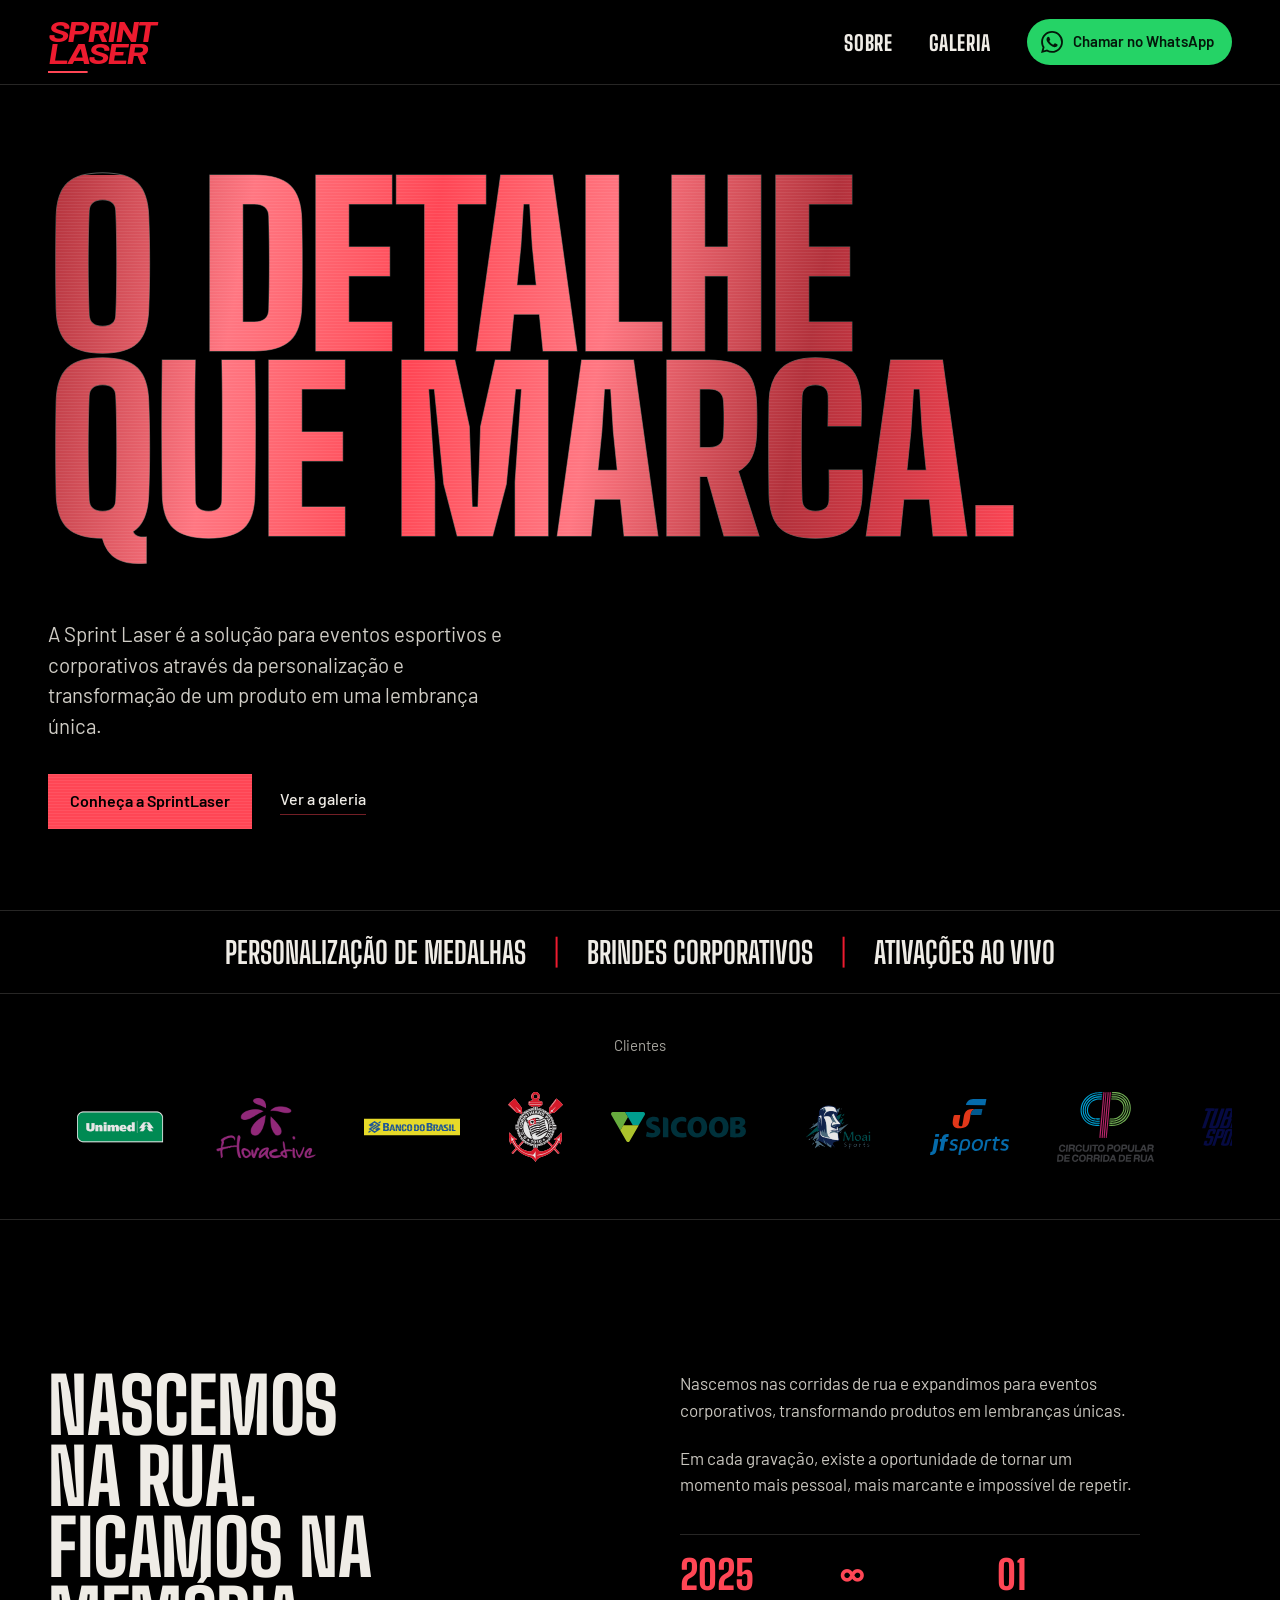
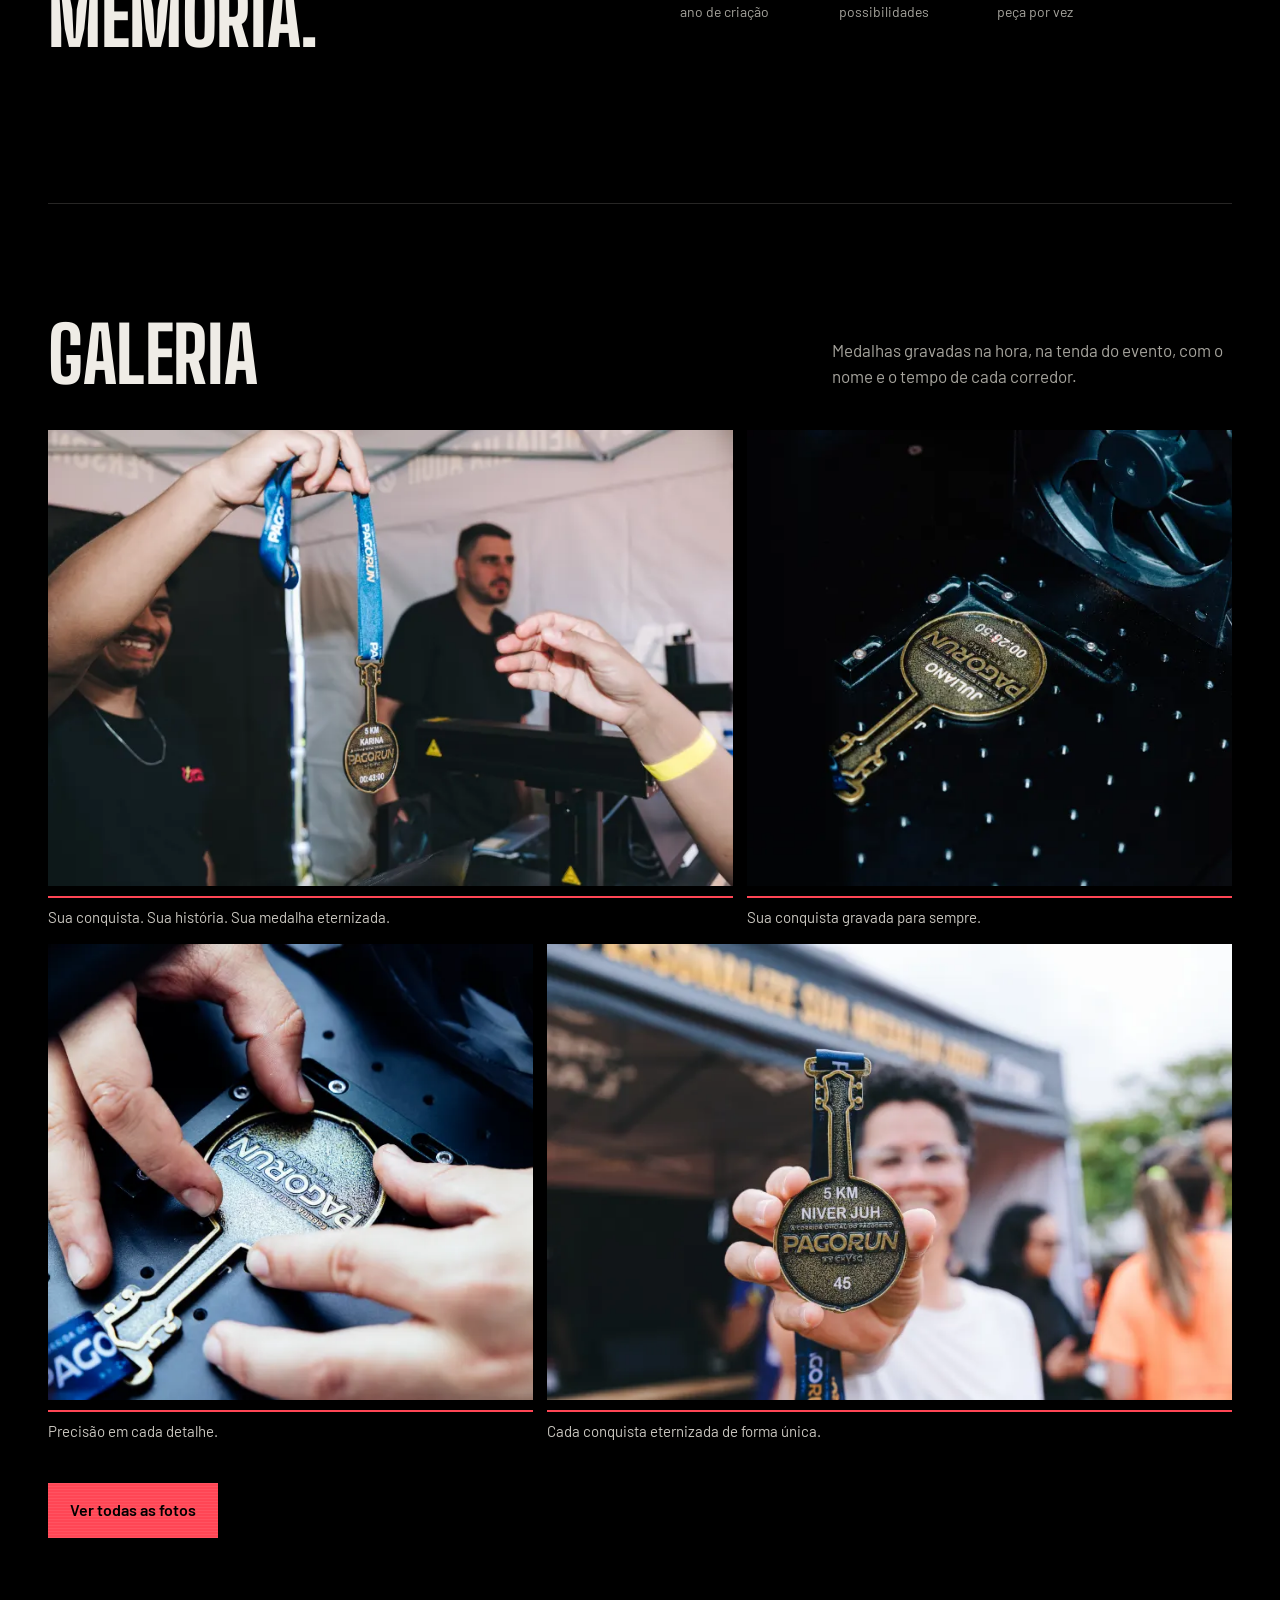
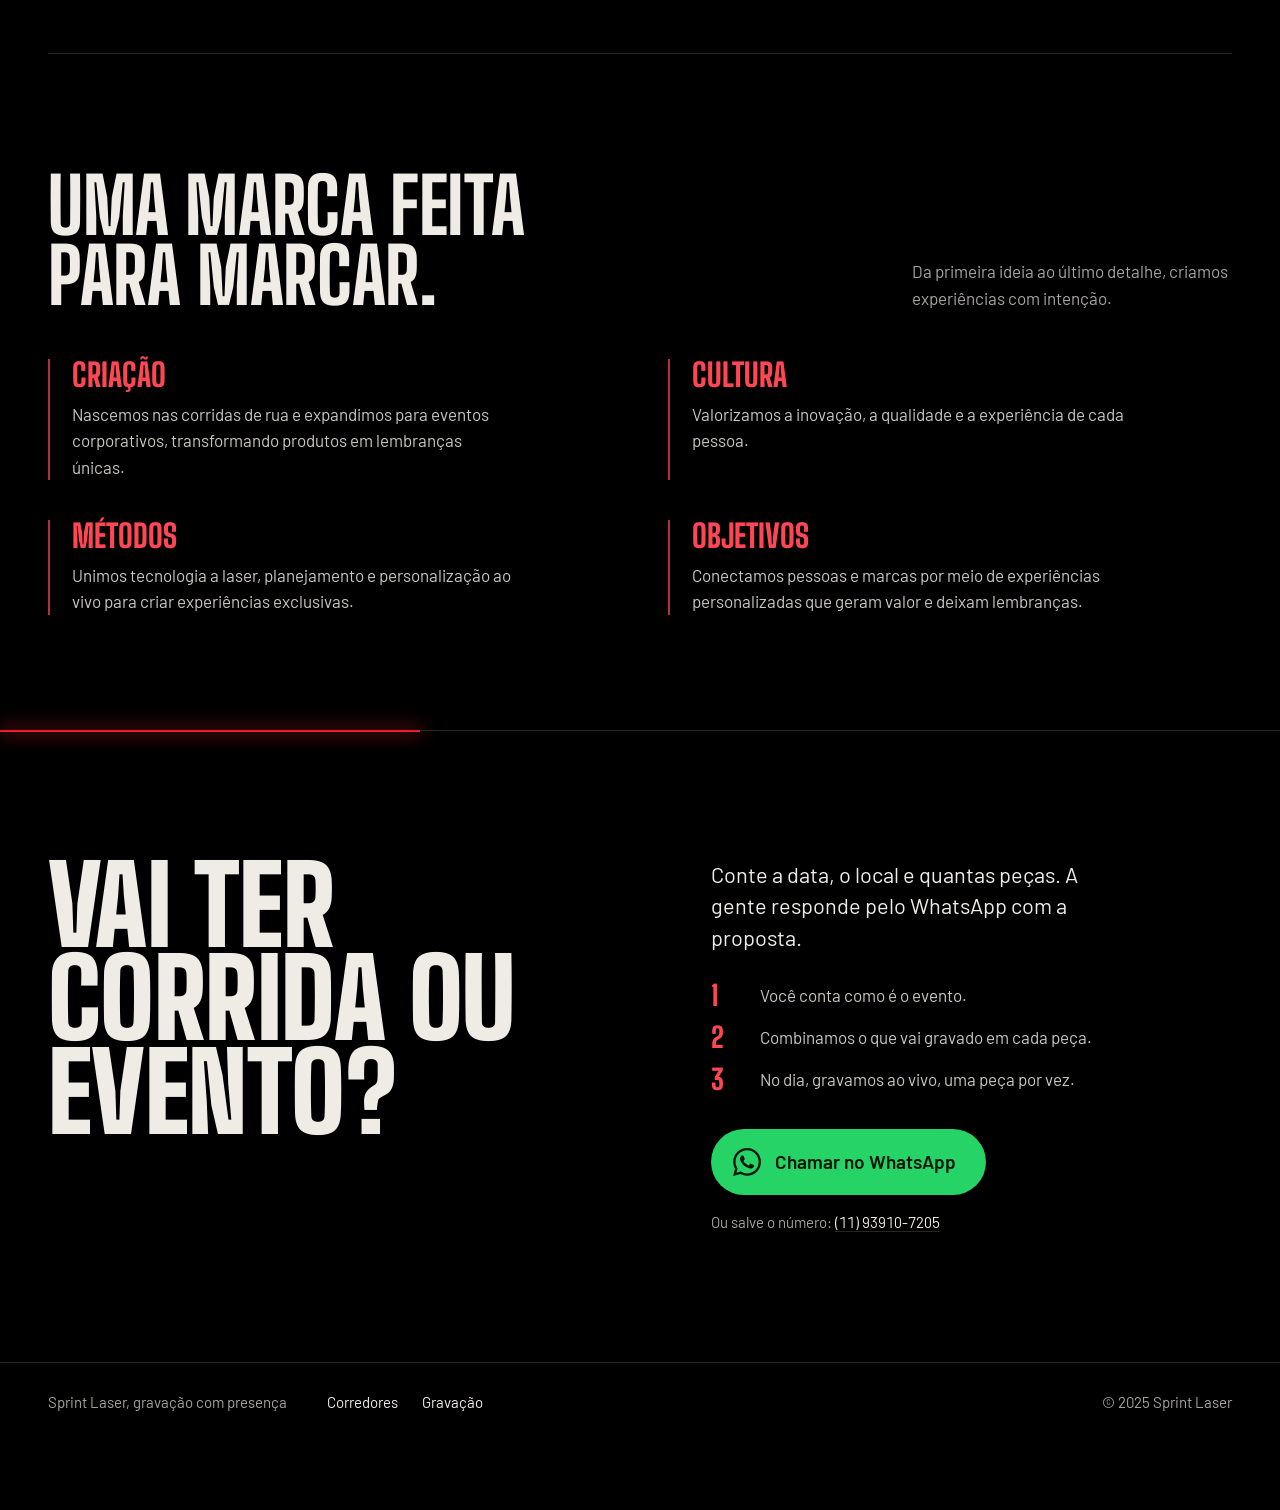
<file: index.html>
<!doctype html>
<html lang="pt-BR">
<head>
	<meta charset="UTF-8">
	<meta name="viewport" content="width=device-width, initial-scale=1.0">
	<title>Sprint Laser | Gravação que marca</title>
	<meta name="description" content="Gravação a laser para medalhas, brindes e eventos.">
	<meta name="theme-color" content="#000000">
	<link rel="preconnect" href="https://fonts.googleapis.com">
	<link rel="preconnect" href="https://fonts.gstatic.com" crossorigin>
	<link href="https://fonts.googleapis.com/css2?family=Barlow:ital,wght@0,400;0,500;0,600;1,700&family=Big+Shoulders+Display:wght@700;800;900&display=swap" rel="stylesheet">
	<link rel="stylesheet" href="assets/css/site.css">
</head>
<body>
	<svg width="0" height="0" style="position:absolute" aria-hidden="true" focusable="false"><symbol id="icone-whatsapp" viewBox="0 0 24 24"><path fill="currentColor" d="M17.472 14.382c-.297-.149-1.758-.867-2.03-.967-.273-.099-.471-.148-.67.15-.197.297-.767.966-.94 1.164-.173.199-.347.223-.644.075-.297-.15-1.255-.463-2.39-1.475-.883-.788-1.48-1.761-1.653-2.059-.173-.297-.018-.458.13-.606.134-.133.298-.347.446-.52.149-.174.198-.298.298-.497.099-.198.05-.371-.025-.52-.075-.149-.669-1.612-.916-2.207-.242-.579-.487-.5-.669-.51-.173-.008-.371-.01-.57-.01-.198 0-.52.074-.792.372-.272.297-1.04 1.016-1.04 2.479 0 1.462 1.065 2.875 1.213 3.074.149.198 2.096 3.2 5.077 4.487.709.306 1.262.489 1.694.625.712.227 1.36.195 1.871.118.571-.085 1.758-.719 2.006-1.413.248-.694.248-1.289.173-1.413-.074-.124-.272-.198-.57-.347m-5.421 7.403h-.004a9.87 9.87 0 0 1-5.031-1.378l-.361-.214-3.741.982.998-3.648-.235-.374a9.86 9.86 0 0 1-1.51-5.26c.001-5.45 4.436-9.884 9.888-9.884 2.64 0 5.122 1.03 6.988 2.898a9.825 9.825 0 0 1 2.893 6.994c-.003 5.45-4.437 9.884-9.885 9.884m8.413-18.297A11.815 11.815 0 0 0 12.05 0C5.495 0 .16 5.335.157 11.892c0 2.096.547 4.142 1.588 5.945L.057 24l6.305-1.654a11.882 11.882 0 0 0 5.683 1.448h.005c6.554 0 11.89-5.335 11.893-11.893a11.821 11.821 0 0 0-3.48-8.413Z"/></symbol></svg>
	<div class="backdrop" aria-hidden="true">
		<img src="assets/img/galeria/03_sprint-pb.webp" srcset="assets/img/galeria/03_sprint-pb-800.webp 800w, assets/img/galeria/03_sprint-pb.webp 1600w" sizes="100vw" alt="" fetchpriority="high">
		<img src="assets/img/galeria/01_sprint-pb.webp" srcset="assets/img/galeria/01_sprint-pb-800.webp 800w, assets/img/galeria/01_sprint-pb.webp 1600w" sizes="100vw" alt="" fetchpriority="low">
		<img src="assets/img/galeria/02_sprint-pb.webp" srcset="assets/img/galeria/02_sprint-pb-800.webp 800w, assets/img/galeria/02_sprint-pb.webp 1600w" sizes="100vw" alt="" fetchpriority="low">
		<img src="assets/img/galeria/04_sprint-pb.webp" srcset="assets/img/galeria/04_sprint-pb-800.webp 800w, assets/img/galeria/04_sprint-pb.webp 1600w" sizes="100vw" alt="" fetchpriority="low">
	</div>

	<div class="page">
		<div class="topbar-wrap">
			<header class="shell topbar">
				<a class="brand" href="#top" aria-label="Sprint Laser"><span class="brand-name">SPRINT<br>LASER</span></a>
				<nav class="nav" aria-label="Navegação principal">
					<a href="#processo" class="nav-sobre">Sobre</a>
					<a href="galeria.html">Galeria</a>
					<a href="https://wa.me/5511939107205?text=Ol%C3%A1%2C%20gostaria%20de%20conhecer%20melhor%20os%20servi%C3%A7os%20da%20Sprint%20Laser." class="nav-cta" target="_blank" rel="noopener noreferrer"><svg aria-hidden="true" focusable="false"><use href="#icone-whatsapp"/></svg><span><span class="nav-cta-extra">Chamar no </span>WhatsApp</span></a>
				</nav>
			</header>
		</div>

		<main id="top">
			<section class="shell hero">
				<h1 class="etch">
					<span class="etch-base">O detalhe<br>que marca.</span>
					<span class="etch-fill" aria-hidden="true">O detalhe<br>que marca.</span>
					<span class="etch-beam" aria-hidden="true"></span>
				</h1>
				<div class="hero-text">
					<p class="hero-copy">A Sprint Laser é a solução para eventos esportivos e corporativos através da personalização e transformação de um produto em uma lembrança única.</p>
					<div class="hero-actions">
						<a class="button" href="#processo">Conheça a SprintLaser</a>
						<a class="text-link" href="#galeria">Ver a galeria</a>
					</div>
				</div>
			</section>

			<div class="ticker" aria-hidden="true">
				<span>Personalização de medalhas</span><b>|</b><span>Brindes corporativos</span><b>|</b><span>Ativações ao vivo</span>
			</div>

			<section class="partners" aria-label="Clientes Sprint Laser">
				<div class="shell">
					<p class="partners-label">Clientes</p>
					<div class="partner-list" data-partners-track>
						<div class="partner-strip">
							<img src="assets/Unimed.png" alt="Unimed">
							<img src="assets/Floractive.png" alt="Floractive">
							<img src="assets/Banco do Brasil.svg" alt="Banco do Brasil">
							<img src="assets/Corinthians.svg" alt="Corinthians">
							<img src="assets/Sicoob.svg" alt="Sicoob">
							<img src="assets/Moai Sports.png" alt="Moai Sports">
							<img src="assets/JF SPORTS.svg" alt="JF Sports">
							<img src="assets/CIRCUITO POPULAR.svg" alt="Circuito Popular de Rua">
							<img src="assets/TUBIG SPORTS.svg" alt="TUBIG Sports">
							<img src="assets/SONDA.svg" alt="Sonda">
						</div>
					</div>
				</div>
			</section>

			<section class="shell intro" id="processo">
				<div><h2>Nascemos na rua. Ficamos na memória.</h2></div>
				<div class="intro-text"><p>Nascemos nas corridas de rua e expandimos para eventos corporativos, transformando produtos em lembranças únicas.</p><p>Em cada gravação, existe a oportunidade de tornar um momento mais pessoal, mais marcante e impossível de repetir.</p><div class="specs"><div><strong>2025</strong><span>ano de criação</span></div><div><strong>∞</strong><span>possibilidades</span></div><div><strong>01</strong><span>peça por vez</span></div></div></div>
			</section>

			<section class="shell gallery" id="galeria" aria-labelledby="galeria-titulo">
				<div class="gallery-heading">
					<h2 id="galeria-titulo">Galeria</h2>
					<p>Medalhas gravadas na hora, na tenda do evento, com o nome e o tempo de cada corredor.</p>
				</div>
				<ul class="gallery-grid">
					<li class="gallery-item">
						<figure>
							<div class="frame"><img src="assets/img/galeria/01_sprint.webp" srcset="assets/img/galeria/01_sprint-800.webp 800w, assets/img/galeria/01_sprint.webp 1600w" sizes="(max-width: 720px) 100vw, (max-width: 960px) 50vw, 720px" width="1600" height="1067" loading="lazy" decoding="async" alt="Pessoa sorri e ergue uma medalha da Pagorun gravada com 5 km, o nome Karina e o tempo 00:43:00, enquanto outra mão se estende para recebê-la na tenda de gravação"></div>
							<figcaption>Sua conquista. Sua história. Sua medalha eternizada.</figcaption>
						</figure>
					</li>
					<li class="gallery-item">
						<figure>
							<div class="frame"><img src="assets/img/galeria/02_sprint.webp" srcset="assets/img/galeria/02_sprint-800.webp 800w, assets/img/galeria/02_sprint.webp 1600w" sizes="(max-width: 720px) 100vw, (max-width: 960px) 50vw, 520px" width="1600" height="1067" loading="lazy" decoding="async" alt="Medalha dourada da Pagorun gravada com o nome Juliano e o tempo de prova, fixada sobre a mesa preta da máquina de gravação a laser"></div>
							<figcaption>Sua conquista gravada para sempre.</figcaption>
						</figure>
					</li>
					<li class="gallery-item">
						<figure>
							<div class="frame"><img src="assets/img/galeria/03_sprint.webp" srcset="assets/img/galeria/03_sprint-800.webp 800w, assets/img/galeria/03_sprint.webp 1600w" sizes="(max-width: 720px) 100vw, (max-width: 960px) 50vw, 520px" width="1600" height="1067" loading="lazy" decoding="async" alt="Mãos encaixam uma medalha da Pagorun no gabarito da máquina de gravação a laser"></div>
							<figcaption>Precisão em cada detalhe.</figcaption>
						</figure>
					</li>
					<li class="gallery-item">
						<figure>
							<div class="frame"><img src="assets/img/galeria/04_sprint.webp" srcset="assets/img/galeria/04_sprint-800.webp 800w, assets/img/galeria/04_sprint.webp 1600w" sizes="(max-width: 720px) 100vw, (max-width: 960px) 50vw, 720px" width="1600" height="1067" loading="lazy" decoding="async" alt="Pessoa sorrindo mostra para a câmera uma medalha da Pagorun gravada com 5 km e Niver Juh, em frente à tenda de personalização de medalhas"></div>
							<figcaption>Cada conquista eternizada de forma única.</figcaption>
						</figure>
					</li>
				</ul>
				<div class="gallery-more"><a class="button" href="galeria.html">Ver todas as fotos</a></div>
			</section>

			<section class="shell values" id="cultura">
				<div class="values-heading"><div><h2>Uma marca feita<br>para marcar.</h2></div><p>Da primeira ideia ao último detalhe, criamos experiências com intenção.</p></div>
				<div class="values-grid">
					<article class="value-item"><h3>Criação</h3><p>Nascemos nas corridas de rua e expandimos para eventos corporativos, transformando produtos em lembranças únicas.</p></article>
					<article class="value-item"><h3>Cultura</h3><p>Valorizamos a inovação, a qualidade e a experiência de cada pessoa.</p></article>
					<article class="value-item"><h3>Métodos</h3><p>Unimos tecnologia a laser, planejamento e personalização ao vivo para criar experiências exclusivas.</p></article>
					<article class="value-item"><h3>Objetivos</h3><p>Conectamos pessoas e marcas por meio de experiências personalizadas que geram valor e deixam lembranças.</p></article>
				</div>
			</section>

			<section class="contact" id="contato" aria-labelledby="contato-titulo">
				<div class="shell contact-inner">
					<h2 id="contato-titulo">Vai ter corrida ou evento?</h2>
					<div class="contact-body">
						<p class="contact-lead">Conte a data, o local e quantas peças. A gente responde pelo WhatsApp com a proposta.</p>
						<ol class="contact-steps">
							<li>Você conta como é o evento.</li>
							<li>Combinamos o que vai gravado em cada peça.</li>
							<li>No dia, gravamos ao vivo, uma peça por vez.</li>
						</ol>
						<a class="wa-button" href="https://wa.me/5511939107205?text=Ol%C3%A1%2C%20gostaria%20de%20conhecer%20melhor%20os%20servi%C3%A7os%20da%20Sprint%20Laser." target="_blank" rel="noopener noreferrer">
							<svg aria-hidden="true" focusable="false"><use href="#icone-whatsapp"/></svg>
							<span>Chamar no WhatsApp</span>
						</a>
						<p class="contact-phone">Ou salve o número: <a href="tel:+5511939107205">(11) 93910-7205</a></p>
					</div>
				</div>
			</section>
		</main>

		<footer><div class="shell"><div class="footer-main"><span>Sprint Laser, gravação com presença</span><nav class="footer-nav" aria-label="Outras páginas"><a href="cadastro.html">Corredores</a><a href="gravador.html">Gravação</a></nav></div><span>© 2025 Sprint Laser</span></div></footer>
	</div>
	<a class="wa-float" data-wa-float href="https://wa.me/5511939107205?text=Ol%C3%A1%2C%20gostaria%20de%20conhecer%20melhor%20os%20servi%C3%A7os%20da%20Sprint%20Laser." target="_blank" rel="noopener noreferrer" aria-label="Falar com a Sprint Laser no WhatsApp"><svg aria-hidden="true" focusable="false"><use href="#icone-whatsapp"/></svg></a>
	<script>
		// Faixa de clientes: letreiro contínuo por CSS (transform), em vez de mudar o scrollLeft a cada quadro.
		const partnersTrack = document.querySelector("[data-partners-track]");
		const partnersStrip = partnersTrack.querySelector(".partner-strip");
		const reduceMotion = window.matchMedia("(prefers-reduced-motion: reduce)");

		const setupPartners = () => {
			if (reduceMotion.matches || partnersStrip.offsetWidth <= partnersTrack.clientWidth) return;
			const copy = partnersStrip.cloneNode(true);
			copy.setAttribute("aria-hidden", "true");
			copy.querySelectorAll("img").forEach((img) => { img.alt = ""; });
			partnersTrack.append(copy);
			// ~24px por segundo, na mesma velocidade em monitores de 60 Hz ou 240 Hz
			partnersTrack.style.setProperty("--partners-duration", `${partnersStrip.offsetWidth / 24}s`);
			partnersTrack.classList.add("is-moving");
		};

		if (document.readyState === "complete") setupPartners();
		else window.addEventListener("load", setupPartners);

		// Botão flutuante do WhatsApp: aparece só depois que o hero (que já tem o botão no topo) sai da tela
		const waFloat = document.querySelector("[data-wa-float]");
		new IntersectionObserver(([entry]) => {
			waFloat.classList.toggle("is-visible", !entry.isIntersecting);
		}).observe(document.querySelector(".hero"));
	</script>
</body>
</html>
</file>
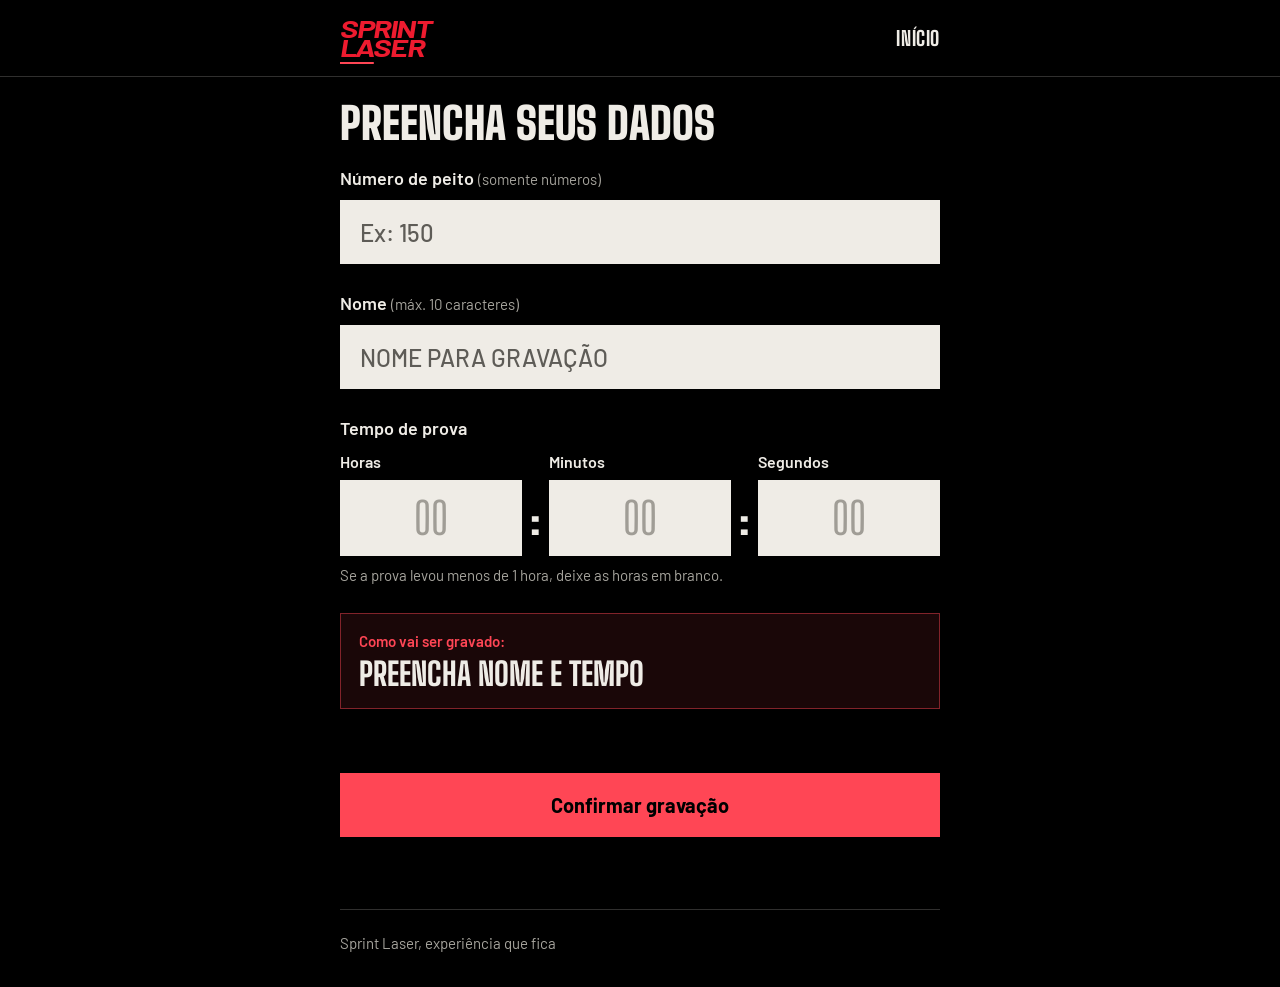
<file: cadastro.html>
<!doctype html>
<html lang="pt-BR">
<head>
	<meta charset="UTF-8">
	<meta name="viewport" content="width=device-width, initial-scale=1.0">
	<title>Cadastro de corredor | Sprint Laser</title>
	<meta name="theme-color" content="#000000">
	<link rel="preconnect" href="https://fonts.googleapis.com">
	<link rel="preconnect" href="https://fonts.gstatic.com" crossorigin>
	<link href="https://fonts.googleapis.com/css2?family=Barlow:ital,wght@0,400;0,500;0,600;0,700;1,700&family=Big+Shoulders+Display:wght@800;900&display=swap" rel="stylesheet">
	<link rel="stylesheet" href="assets/css/app.css">
</head>
<body>
	<div class="topbar-wrap">
		<header class="shell topbar">
			<a class="brand" href="index.html" aria-label="Sprint Laser">SPRINT<br>LASER</a>
			<a class="back-link" href="index.html">Início</a>
		</header>
	</div>
	<main class="shell">
		<!-- MUDANÇA: o título grande ("Seu detalhe. Sua chegada.") e o texto de introdução empurravam
		     o formulário para baixo da tela no celular. Ficou só um título curto, e os campos aparecem logo de cara. -->
		<h1 class="form-title">Preencha seus dados</h1>
		<section class="form-panel" aria-label="Cadastro do corredor">
			<form id="registration-form" novalidate>
				<!-- NOVO: o número da camisa substitui o código gerado pelo sistema. inputmode="numeric" abre o teclado numérico no celular.
				     Para o corredor aparece como "número de peito", termo que ele reconhece no próprio número da prova;
				     no código e na API o campo continua se chamando numero_camisa. -->
				<label class="field"><span class="field-label">Número de peito <small class="field-hint">(somente números)</small></span><input id="runner-bib" name="numero_camisa" inputmode="numeric" autocomplete="off" maxlength="6" placeholder="Ex: 150" pattern="[0-9]*" required></label>
				<!-- MUDANÇA: limite do nome caiu de 15 para 10 caracteres (texto do rótulo, maxlength e os slice() no script). -->
				<label class="field"><span class="field-label">Nome <small class="field-hint">(máx. 10 caracteres)</small></span><input id="runner-name" name="name" autocomplete="name" maxlength="10" placeholder="NOME PARA GRAVAÇÃO" required></label>
				<!-- MUDANÇA: o tempo era um campo só ("3545" virava 00:35:45). Agora são três caixas;
				     o script junta as três no mesmo formato hh:mm:ss que a API já recebia. -->
				<fieldset class="field time-field" aria-describedby="time-hint">
					<legend class="field-label">Tempo de prova</legend>
					<div class="time-inputs">
						<label class="time-box"><span>Horas</span><input id="runner-hours" name="horas" inputmode="numeric" pattern="[0-9]*" maxlength="2" autocomplete="off" placeholder="00"></label>
						<span class="time-sep" aria-hidden="true">:</span>
						<label class="time-box"><span>Minutos</span><input id="runner-minutes" name="minutos" inputmode="numeric" pattern="[0-9]*" maxlength="2" autocomplete="off" placeholder="00" required></label>
						<span class="time-sep" aria-hidden="true">:</span>
						<label class="time-box"><span>Segundos</span><input id="runner-seconds" name="segundos" inputmode="numeric" pattern="[0-9]*" maxlength="2" autocomplete="off" placeholder="00" required></label>
					</div>
					<small class="time-preview" id="time-hint">Se a prova levou menos de 1 hora, deixe as horas em branco.</small>
				</fieldset>
				<div class="engraving-preview" aria-live="polite"><span class="engraving-label">Como vai ser gravado:</span><strong class="engraving-value" id="engraving-value">Preencha nome e tempo</strong></div>
				<p class="error" id="form-error" role="alert"></p>
				<button class="button button-block" type="submit">Confirmar gravação</button>
			</form>
			<!-- MUDANÇA: antes esta tela mostrava o código sequencial gerado pela API.
			     Agora é uma confirmação: número da camisa em destaque + nome e tempo,
			     exatamente como foram salvos, para o corredor conferir. -->
			<section class="result" id="registration-result" aria-live="polite">
				<p class="result-label">Cadastro confirmado. Seu número de peito:</p>
				<p class="code" id="confirm-bib"></p>
				<dl class="result-details">
					<div><dt>Nome</dt><dd id="confirm-name"></dd></div>
					<div><dt>Tempo</dt><dd class="result-time" id="confirm-time"></dd></div>
				</dl>
				<p class="result-message">Confira seus dados. Na fila de gravação, informe o seu número de peito. Se algo estiver errado, procure a equipe de gravação.</p>
				<!-- NOVO: link para o Instagram. O endereço https comum já abre o app no celular
				     (Android e iPhone reconhecem o domínio) e cai no navegador se o app não estiver
				     instalado. Por isso não usamos instagram://, que não funciona sem o app.
				     target="_blank" mantém a confirmação aberta na aba do cadastro. -->
				<div class="follow">
					<p class="follow-label">Nos siga no Instagram:</p>
					<a class="follow-link" href="https://www.instagram.com/sprint_laser/" target="_blank" rel="noopener"><img src="assets/instagram.svg" alt="" width="28" height="28">@sprint_laser</a>
				</div>
			</section>
		</section>
	</main>
	<footer class="shell">Sprint Laser, experiência que fica</footer>
	<script src="config.js"></script>
	<script>
		// MUDANÇA: o tempo vem de três caixas. Junta tudo no formato hh:mm:ss que a API espera.
		// Horas vazias valem 0; minutos e segundos são obrigatórios, de 0 a 59.
		// Devolve { tempo } ou { erro, campo } com a caixa que precisa ser corrigida.
		function validarTempo(horas, minutos, segundos) {
			if (minutos.value === "") return { erro: "Preencha os minutos do tempo (use 0 se for o caso).", campo: minutos };
			if (segundos.value === "") return { erro: "Preencha os segundos do tempo (use 0 se for o caso).", campo: segundos };
			const valores = [Number(horas.value || 0), Number(minutos.value), Number(segundos.value)];
			if (valores[1] > 59) return { erro: "Os minutos vão de 0 a 59.", campo: minutos };
			if (valores[2] > 59) return { erro: "Os segundos vão de 0 a 59.", campo: segundos };
			if (valores.every(valor => valor === 0)) return { erro: "O tempo não pode ser 00:00:00.", campo: minutos };
			return { tempo: valores.map(valor => String(valor).padStart(2, "0")).join(":") };
		}

		// NOVO: mesma normalização da API: "0150" e "150" são a mesma camisa.
		// Devolve "" se não sobrar nenhum dígito diferente de zero.
		function normalizarCamisa(valor) {
			return valor.replace(/\D/g, "").replace(/^0+/, "");
		}

		// Envia o cadastro para a API e devolve { numero_camisa, nome, tempo }.
		// Se a API recusar, lança um Error com a mensagem dela (inclusive o 409
		// "Camisa já cadastrada..."); se a rede falhar, o próprio fetch lança um TypeError.
		async function cadastrarCorredor(numeroCamisa, nome, tempo) {
			const resposta = await fetch(`${API_URL}/cadastro`, {
				method: "POST",
				headers: { "Content-Type": "application/json" },
				body: JSON.stringify({ numero_camisa: numeroCamisa, nome, tempo })
			});
			const dados = await resposta.json().catch(() => ({}));
			if (!resposta.ok) throw new Error(dados.erro || "Não foi possível concluir o cadastro. Tente novamente.");
			return dados;
		}

		const form = document.querySelector("#registration-form");
		const error = document.querySelector("#form-error");
		const result = document.querySelector("#registration-result");
		const bibField = document.querySelector("#runner-bib");
		const confirmBib = document.querySelector("#confirm-bib");
		const confirmName = document.querySelector("#confirm-name");
		const confirmTime = document.querySelector("#confirm-time");
		const hoursField = document.querySelector("#runner-hours");
		const minutesField = document.querySelector("#runner-minutes");
		const secondsField = document.querySelector("#runner-seconds");
		const timeFields = [hoursField, minutesField, secondsField];
		const nameField = document.querySelector("#runner-name");
		const engravingValue = document.querySelector("#engraving-value");
		const submitButton = form.querySelector("button[type=submit]");

		function atualizarPreviaGravacao() {
			const nome = nameField.value.trim().toUpperCase();
			const { tempo } = validarTempo(hoursField, minutesField, secondsField);
			engravingValue.textContent = nome && tempo ? `${nome} ${tempo}` : "Preencha nome e tempo";
		}

		// NOVO: o campo da camisa aceita só dígitos (teclados de desktop deixam digitar letras).
		bibField.addEventListener("input", () => {
			bibField.value = bibField.value.replace(/\D/g, "").slice(0, 6);
		});

		// NOVO: o nome aceita só letras (com acento e Ç) e um espaço entre as palavras.
		// Emojis, números e símbolos são descartados na hora em que são digitados ou colados.
		function limparNome(valor) {
			return valor
				.normalize("NFC")
				.replace(/[^\p{L} ]/gu, "")
				.replace(/ {2,}/g, " ")
				.replace(/^ /, "")
				.slice(0, 10)
				.toUpperCase();
		}

		nameField.addEventListener("input", () => {
			const limpo = limparNome(nameField.value);
			if (nameField.value !== limpo) nameField.value = limpo;
			atualizarPreviaGravacao();
		});

		// NOVO: caixas do tempo aceitam só 2 dígitos e pulam para a próxima ao completar.
		// Apagar numa caixa vazia volta para a anterior.
		timeFields.forEach((campo, indice) => {
			campo.addEventListener("input", () => {
				campo.value = campo.value.replace(/\D/g, "").slice(0, 2);
				campo.removeAttribute("aria-invalid");
				const proxima = timeFields[indice + 1];
				if (campo.value.length === 2 && proxima) proxima.focus();
				atualizarPreviaGravacao();
			});
			campo.addEventListener("keydown", (evento) => {
				const anterior = timeFields[indice - 1];
				if (evento.key === "Backspace" && campo.value === "" && anterior) {
					evento.preventDefault();
					anterior.focus();
				}
			});
			// Seleciona o conteúdo ao entrar, para digitar por cima sem apagar antes.
			campo.addEventListener("focus", () => campo.select());
		});

		form.addEventListener("submit", async (event) => {
			event.preventDefault();
			if (submitButton.disabled) return;
			const numeroCamisa = normalizarCamisa(bibField.value);
			const nome = limparNome(nameField.value).trim();
			const { tempo, erro: erroTempo, campo: campoTempo } = validarTempo(hoursField, minutesField, secondsField);
			result.classList.remove("is-visible");
			if (!numeroCamisa) { error.textContent = "Digite o seu número de peito para continuar."; return; }
			if (!nome) { error.textContent = "Digite seu nome para continuar."; return; }
			if (erroTempo) {
				error.textContent = erroTempo;
				campoTempo.setAttribute("aria-invalid", "true");
				campoTempo.focus();
				return;
			}
			error.textContent = "";
			// Bloqueia o botão até a API responder, para um clique duplo não enviar dois cadastros.
			// (Com a camisa como chave o segundo já seria recusado com 409, mas o
			// corredor veria o erro "já cadastrada" mesmo tendo dado certo.)
			submitButton.disabled = true;
			try {
				const corredor = await cadastrarCorredor(numeroCamisa, nome, tempo);
				// MUDANÇA: mostra o que a API salvou (já normalizado), e não o que foi digitado.
				confirmBib.textContent = corredor.numero_camisa;
				confirmBib.classList.toggle("is-long", corredor.numero_camisa.length >= 4);
				confirmName.textContent = corredor.nome;
				confirmTime.textContent = corredor.tempo;
				result.classList.add("is-visible");
				result.scrollIntoView({ behavior: "smooth", block: "center" });
			} catch (erro) {
				error.textContent = erro instanceof TypeError
					? "Não conseguimos conectar. Verifique sua internet e tente novamente."
					: erro.message;
			} finally {
				submitButton.disabled = false;
			}
		});
	</script>
</body>
</html>
</file>
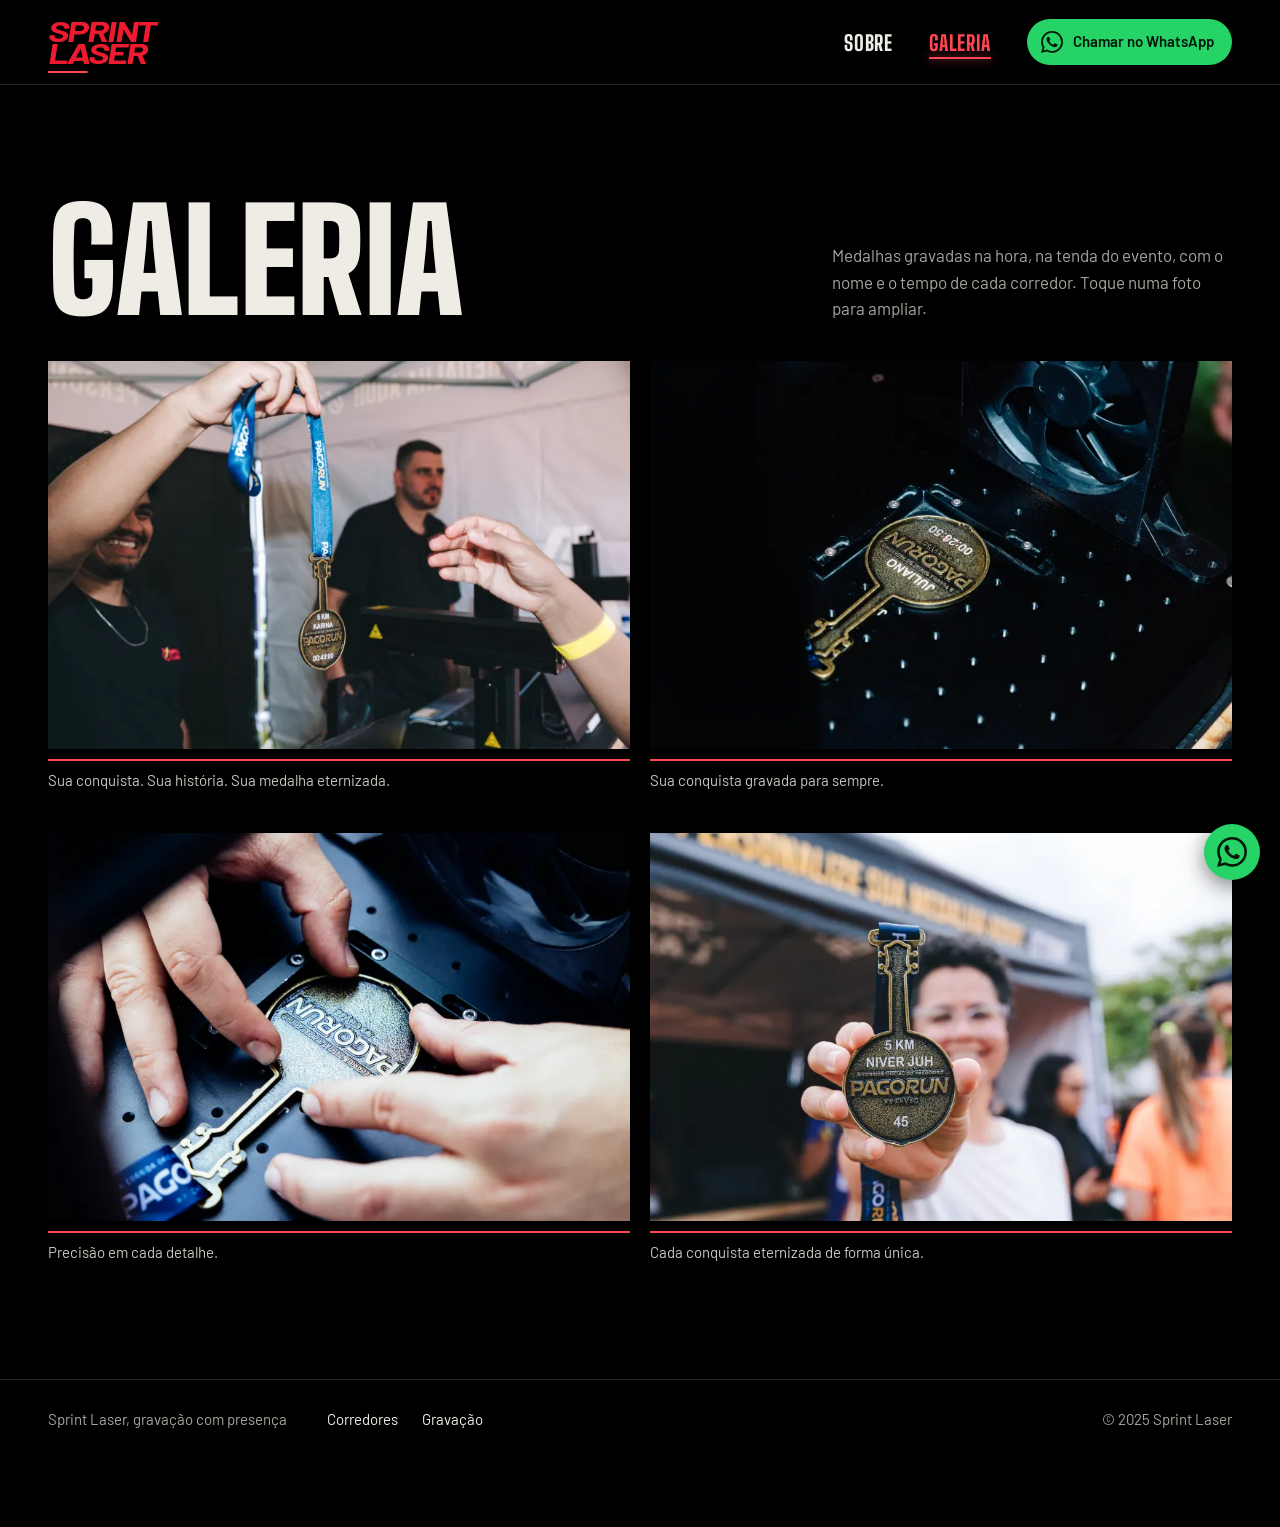
<file: galeria.html>
<!doctype html>
<html lang="pt-BR">
<head>
	<meta charset="UTF-8">
	<meta name="viewport" content="width=device-width, initial-scale=1.0">
	<title>Galeria | Sprint Laser</title>
	<meta name="description" content="Fotos de medalhas gravadas a laser pela Sprint Laser em eventos de corrida.">
	<meta name="theme-color" content="#000000">
	<link rel="preconnect" href="https://fonts.googleapis.com">
	<link rel="preconnect" href="https://fonts.gstatic.com" crossorigin>
	<link href="https://fonts.googleapis.com/css2?family=Barlow:ital,wght@0,400;0,500;0,600;1,700&family=Big+Shoulders+Display:wght@700;800;900&display=swap" rel="stylesheet">
	<link rel="stylesheet" href="assets/css/site.css">
</head>
<body>
	<svg width="0" height="0" style="position:absolute" aria-hidden="true" focusable="false"><symbol id="icone-whatsapp" viewBox="0 0 24 24"><path fill="currentColor" d="M17.472 14.382c-.297-.149-1.758-.867-2.03-.967-.273-.099-.471-.148-.67.15-.197.297-.767.966-.94 1.164-.173.199-.347.223-.644.075-.297-.15-1.255-.463-2.39-1.475-.883-.788-1.48-1.761-1.653-2.059-.173-.297-.018-.458.13-.606.134-.133.298-.347.446-.52.149-.174.198-.298.298-.497.099-.198.05-.371-.025-.52-.075-.149-.669-1.612-.916-2.207-.242-.579-.487-.5-.669-.51-.173-.008-.371-.01-.57-.01-.198 0-.52.074-.792.372-.272.297-1.04 1.016-1.04 2.479 0 1.462 1.065 2.875 1.213 3.074.149.198 2.096 3.2 5.077 4.487.709.306 1.262.489 1.694.625.712.227 1.36.195 1.871.118.571-.085 1.758-.719 2.006-1.413.248-.694.248-1.289.173-1.413-.074-.124-.272-.198-.57-.347m-5.421 7.403h-.004a9.87 9.87 0 0 1-5.031-1.378l-.361-.214-3.741.982.998-3.648-.235-.374a9.86 9.86 0 0 1-1.51-5.26c.001-5.45 4.436-9.884 9.888-9.884 2.64 0 5.122 1.03 6.988 2.898a9.825 9.825 0 0 1 2.893 6.994c-.003 5.45-4.437 9.884-9.885 9.884m8.413-18.297A11.815 11.815 0 0 0 12.05 0C5.495 0 .16 5.335.157 11.892c0 2.096.547 4.142 1.588 5.945L.057 24l6.305-1.654a11.882 11.882 0 0 0 5.683 1.448h.005c6.554 0 11.89-5.335 11.893-11.893a11.821 11.821 0 0 0-3.48-8.413Z"/></symbol></svg>
	<div class="backdrop" aria-hidden="true">
		<img src="assets/img/galeria/03_sprint-pb.webp" srcset="assets/img/galeria/03_sprint-pb-800.webp 800w, assets/img/galeria/03_sprint-pb.webp 1600w" sizes="100vw" alt="" fetchpriority="high">
		<img src="assets/img/galeria/01_sprint-pb.webp" srcset="assets/img/galeria/01_sprint-pb-800.webp 800w, assets/img/galeria/01_sprint-pb.webp 1600w" sizes="100vw" alt="" fetchpriority="low">
		<img src="assets/img/galeria/02_sprint-pb.webp" srcset="assets/img/galeria/02_sprint-pb-800.webp 800w, assets/img/galeria/02_sprint-pb.webp 1600w" sizes="100vw" alt="" fetchpriority="low">
		<img src="assets/img/galeria/04_sprint-pb.webp" srcset="assets/img/galeria/04_sprint-pb-800.webp 800w, assets/img/galeria/04_sprint-pb.webp 1600w" sizes="100vw" alt="" fetchpriority="low">
	</div>

	<div class="page">
		<div class="topbar-wrap">
			<header class="shell topbar">
				<a class="brand" href="index.html" aria-label="Sprint Laser, página inicial"><span class="brand-name">SPRINT<br>LASER</span></a>
				<nav class="nav" aria-label="Navegação principal">
					<a href="index.html#processo" class="nav-sobre">Sobre</a>
					<a href="galeria.html" aria-current="page">Galeria</a>
					<a href="https://wa.me/5511939107205?text=Ol%C3%A1%2C%20gostaria%20de%20conhecer%20melhor%20os%20servi%C3%A7os%20da%20Sprint%20Laser." class="nav-cta" target="_blank" rel="noopener noreferrer"><svg aria-hidden="true" focusable="false"><use href="#icone-whatsapp"/></svg><span><span class="nav-cta-extra">Chamar no </span>WhatsApp</span></a>
				</nav>
			</header>
		</div>

		<main>
			<section class="shell gallery gallery-page" aria-labelledby="galeria-titulo">
				<div class="gallery-heading">
					<h1 id="galeria-titulo">Galeria</h1>
					<p>Medalhas gravadas na hora, na tenda do evento, com o nome e o tempo de cada corredor. Toque numa foto para ampliar.</p>
				</div>
				<ul class="photo-grid" data-lightbox-grid>
					<li>
						<figure>
							<a class="photo-link" href="assets/img/galeria/01_sprint.webp"><img src="assets/img/galeria/01_sprint.webp" srcset="assets/img/galeria/01_sprint-800.webp 800w, assets/img/galeria/01_sprint.webp 1600w" sizes="(max-width: 720px) 100vw, 620px" width="1600" height="1067" loading="lazy" decoding="async" alt="Pessoa sorri e ergue uma medalha da Pagorun gravada com 5 km, o nome Karina e o tempo 00:43:00, enquanto outra mão se estende para recebê-la na tenda de gravação"></a>
							<figcaption>Sua conquista. Sua história. Sua medalha eternizada.</figcaption>
						</figure>
					</li>
					<li>
						<figure>
							<a class="photo-link" href="assets/img/galeria/02_sprint.webp"><img src="assets/img/galeria/02_sprint.webp" srcset="assets/img/galeria/02_sprint-800.webp 800w, assets/img/galeria/02_sprint.webp 1600w" sizes="(max-width: 720px) 100vw, 620px" width="1600" height="1067" loading="lazy" decoding="async" alt="Medalha dourada da Pagorun gravada com o nome Juliano e o tempo de prova, fixada sobre a mesa preta da máquina de gravação a laser"></a>
							<figcaption>Sua conquista gravada para sempre.</figcaption>
						</figure>
					</li>
					<li>
						<figure>
							<a class="photo-link" href="assets/img/galeria/03_sprint.webp"><img src="assets/img/galeria/03_sprint.webp" srcset="assets/img/galeria/03_sprint-800.webp 800w, assets/img/galeria/03_sprint.webp 1600w" sizes="(max-width: 720px) 100vw, 620px" width="1600" height="1067" loading="lazy" decoding="async" alt="Mãos encaixam uma medalha da Pagorun no gabarito da máquina de gravação a laser"></a>
							<figcaption>Precisão em cada detalhe.</figcaption>
						</figure>
					</li>
					<li>
						<figure>
							<a class="photo-link" href="assets/img/galeria/04_sprint.webp"><img src="assets/img/galeria/04_sprint.webp" srcset="assets/img/galeria/04_sprint-800.webp 800w, assets/img/galeria/04_sprint.webp 1600w" sizes="(max-width: 720px) 100vw, 620px" width="1600" height="1067" loading="lazy" decoding="async" alt="Pessoa sorrindo mostra para a câmera uma medalha da Pagorun gravada com 5 km e Niver Juh, em frente à tenda de personalização de medalhas"></a>
							<figcaption>Cada conquista eternizada de forma única.</figcaption>
						</figure>
					</li>
				</ul>
			</section>
		</main>

		<footer><div class="shell"><div class="footer-main"><span>Sprint Laser, gravação com presença</span><nav class="footer-nav" aria-label="Outras páginas"><a href="cadastro.html">Corredores</a><a href="gravador.html">Gravação</a></nav></div><span>© 2025 Sprint Laser</span></div></footer>
	</div>
	<a class="wa-float" href="https://wa.me/5511939107205?text=Ol%C3%A1%2C%20gostaria%20de%20conhecer%20melhor%20os%20servi%C3%A7os%20da%20Sprint%20Laser." target="_blank" rel="noopener noreferrer" aria-label="Falar com a Sprint Laser no WhatsApp"><svg aria-hidden="true" focusable="false"><use href="#icone-whatsapp"/></svg></a>
	<script src="assets/js/galeria.js" defer></script>
</body>
</html>
</file>
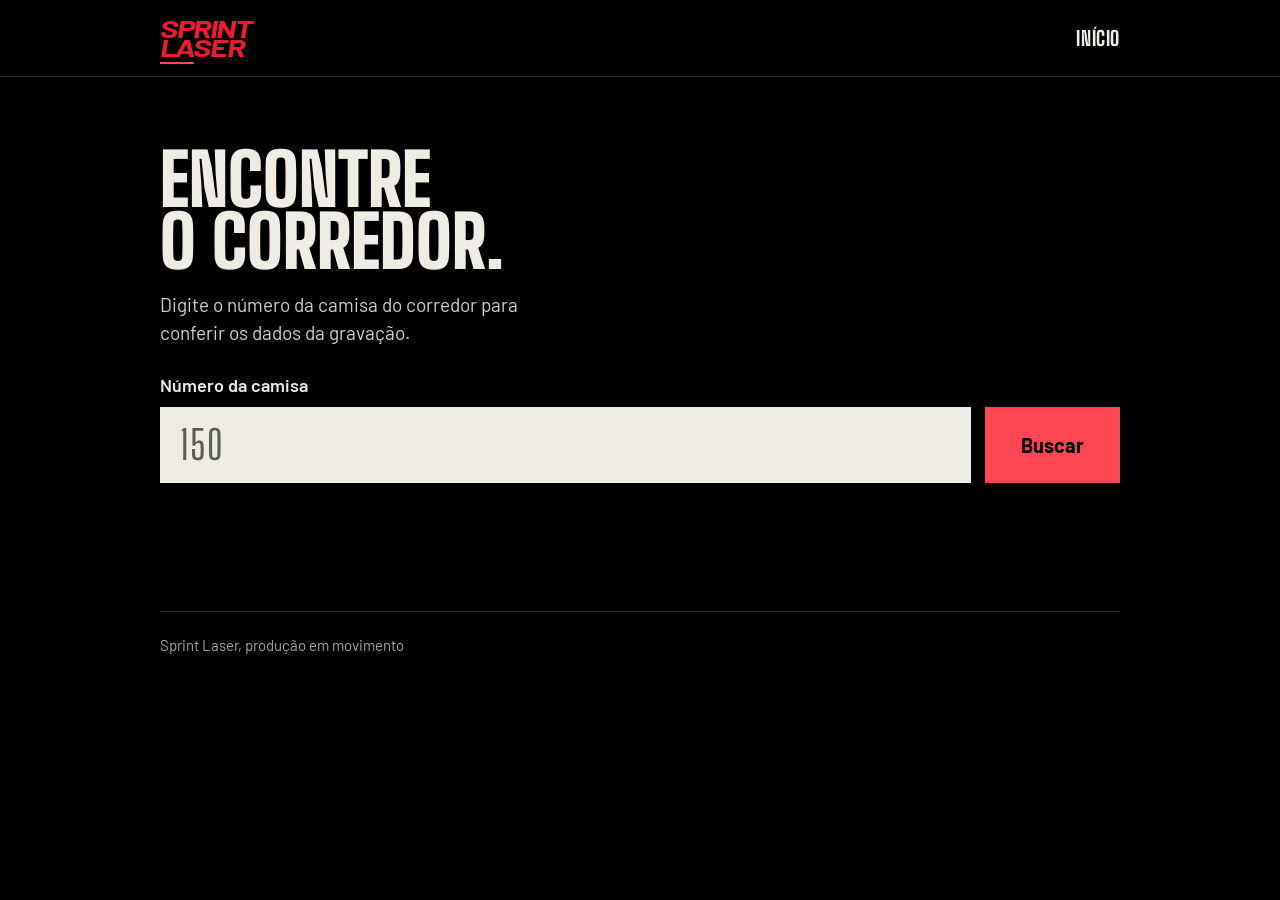
<file: gravador.html>
<!doctype html>
<html lang="pt-BR">
<head>
	<meta charset="UTF-8">
	<meta name="viewport" content="width=device-width, initial-scale=1.0">
	<title>Gravação | Sprint Laser</title>
	<meta name="theme-color" content="#000000">
	<link rel="preconnect" href="https://fonts.googleapis.com">
	<link rel="preconnect" href="https://fonts.gstatic.com" crossorigin>
	<link href="https://fonts.googleapis.com/css2?family=Barlow:ital,wght@0,400;0,500;0,600;0,700;1,700&family=Big+Shoulders+Display:wght@800;900&display=swap" rel="stylesheet">
	<link rel="stylesheet" href="assets/css/app.css">
</head>
<body>
	<div class="topbar-wrap">
		<header class="shell shell-wide topbar">
			<a class="brand" href="index.html" aria-label="Sprint Laser">SPRINT<br>LASER</a>
			<a class="back-link" href="index.html">Início</a>
		</header>
	</div>
	<main class="shell shell-wide">
		<h1>Encontre<br>o corredor.</h1>
		<p class="intro">Digite o número da camisa do corredor para conferir os dados da gravação.</p>
		<form id="search-form" novalidate>
			<div class="search-row">
				<!-- MUDANÇA: a busca era pelo código sequencial (2 dígitos); agora é pelo número da camisa (até 6). -->
				<label class="field"><span class="field-label">Número da camisa</span><input id="runner-bib" inputmode="numeric" autocomplete="off" maxlength="6" placeholder="150" required></label>
				<button class="button" type="submit">Buscar</button>
			</div>
			<p class="status" id="search-status" role="alert"></p>
		</form>
		<section class="runner-card" id="runner-card" aria-live="polite">
			<p class="card-label">Gravar na medalha:</p>
			<h2 class="runner-name" id="runner-name"></h2>
			<p class="runner-time" id="runner-time"></p>
		</section>
	</main>
	<footer class="shell shell-wide">Sprint Laser, produção em movimento</footer>
	<script src="config.js"></script>
	<script>
		// Busca o corredor na API. Devolve { nome, tempo }, ou null se a API
		// responder 404. Outros erros viram Error; falha de rede vira TypeError (do fetch).
		// MUDANÇA: busca pelo número da camisa. Zeros à esquerda podem ser enviados;
		// a API normaliza ("0150" encontra a camisa 150).
		async function buscarCorredor(numeroCamisa) {
			const resposta = await fetch(`${API_URL}/corredor/${encodeURIComponent(numeroCamisa)}`);
			if (resposta.status === 404) return null;
			if (!resposta.ok) throw new Error("Não foi possível buscar o corredor. Tente novamente.");
			return resposta.json();
		}

		const form = document.querySelector("#search-form");
		const input = document.querySelector("#runner-bib");
		const status = document.querySelector("#search-status");
		const card = document.querySelector("#runner-card");
		const name = document.querySelector("#runner-name");
		const time = document.querySelector("#runner-time");

		form.addEventListener("submit", async (event) => {
			event.preventDefault();
			const numeroCamisa = input.value.trim();
			card.classList.remove("is-visible");
			if (!/^\d{1,6}$/.test(numeroCamisa)) {
				status.textContent = "Não encontramos um corredor com esse número de camisa.";
				return;
			}
			status.textContent = "";
			try {
				const corredor = await buscarCorredor(numeroCamisa);
				if (!corredor) {
					status.textContent = "Não encontramos um corredor com esse número de camisa.";
					return;
				}
				name.textContent = corredor.nome;
				time.textContent = corredor.tempo;
				card.classList.add("is-visible");
			} catch (erro) {
				status.textContent = erro instanceof TypeError
					? "Não conseguimos conectar. Verifique sua internet e tente novamente."
					: erro.message;
			}
		});
	</script>
</body>
</html>
</file>
<file: assets/css/site.css>
/* Estilos das páginas do redesign (index.html e galeria.html). cadastro.html e gravador.html têm CSS próprio. */
:root {
	--black: #000000;
	--steel: #1d2024;
	--paper: #efece6;
	--muted: #a6a49d;
	--line: rgba(239, 236, 230, 0.16);
	--laser: #ed1b2f; /* vermelho do logo e do feixe */

	/* Cor de destaque: troque só esta linha para ajustar todo o site. Texto preto sobre ela (6,3:1). */
	--cor-destaque: #ff4655;
	--cor-destaque-escura: color-mix(in srgb, var(--cor-destaque) 70%, #000);
	--cor-destaque-clara: color-mix(in srgb, var(--cor-destaque) 74%, #fff);
	--cor-destaque-suave: color-mix(in srgb, var(--cor-destaque) 45%, transparent);
	--texto-sobre-destaque: #000000;
	--whatsapp: #25d366;

	--display: "Big Shoulders Display", "Arial Narrow", sans-serif;
	--body: "Barlow", system-ui, sans-serif;

	--escovado: repeating-linear-gradient(0deg, rgba(255, 255, 255, .07) 0 1px, transparent 1px 3px);
	--metal-destaque:
		var(--escovado),
		linear-gradient(100deg, var(--cor-destaque-escura) 0%, var(--cor-destaque-clara) 20%, var(--cor-destaque) 38%, var(--cor-destaque-clara) 56%, var(--cor-destaque-escura) 76%, var(--cor-destaque) 100%);

	--ease-out: cubic-bezier(0.23, 1, 0.32, 1); /* resposta rápida ao toque */

	--header-h: 84px;
	--gutter: clamp(16px, 4vw, 48px);
}

* { box-sizing: border-box; }
html { scroll-behavior: smooth; scroll-padding-top: var(--header-h); }
body {
	margin: 0;
	background: var(--black);
	color: var(--paper);
	font-family: var(--body);
	font-size: 17px;
	line-height: 1.55;
	overflow-x: hidden;
	-webkit-font-smoothing: antialiased;
}
img { display: block; max-width: 100%; }
a { color: inherit; text-decoration: none; }
:focus-visible { outline: 2px solid var(--cor-destaque); outline-offset: 4px; }
.shell { width: min(1240px, 100% - 2 * var(--gutter)); margin: 0 auto; }

/* Fundo: fotos em P&B passando devagar, com camada escura por cima.
   As imagens -pb já vêm em preto e branco: sem filter ao vivo, a animação roda só na GPU. */
.backdrop { inset: 0; overflow: hidden; pointer-events: none; position: fixed; z-index: 0; }
.backdrop img {
	animation: backdrop-cycle 32s linear infinite;
	height: 100%;
	inset: 0;
	object-fit: cover;
	opacity: 0;
	position: absolute;
	width: 100%;
	will-change: opacity, transform;
}
.backdrop img:nth-child(1) { animation-delay: -2s; }
.backdrop img:nth-child(2) { animation-delay: 6s; }
.backdrop img:nth-child(3) { animation-delay: 14s; }
.backdrop img:nth-child(4) { animation-delay: 22s; }
.backdrop::after {
	background:
		linear-gradient(180deg, rgba(0, 0, 0, .55) 0%, rgba(0, 0, 0, .78) 45%, rgba(0, 0, 0, .9) 100%),
		radial-gradient(120% 80% at 70% 20%, transparent 0%, rgba(0, 0, 0, .5) 100%);
	content: "";
	inset: 0;
	position: absolute;
}
@keyframes backdrop-cycle {
	0% { opacity: 0; transform: scale(1.08); }
	6% { opacity: 1; }
	25% { opacity: 1; }
	33% { opacity: 0; transform: scale(1); }
	100% { opacity: 0; transform: scale(1); }
}
.page { position: relative; z-index: 1; }

/* Topo */
.topbar-wrap {
	/* Sem backdrop-filter: o desfoque sobre o fundo animado era recalculado a cada quadro */
	background: rgba(0, 0, 0, .8);
	border-bottom: 1px solid var(--line);
	position: sticky;
	top: 0;
	z-index: 10;
}
.topbar { align-items: center; display: flex; gap: 24px; justify-content: space-between; min-height: var(--header-h); }
.brand { align-items: center; display: flex; flex: 0 0 auto; }
.brand-name {
	color: var(--laser);
	display: block;
	font-family: var(--body);
	font-size: 28px;
	font-style: italic;
	font-weight: 700;
	letter-spacing: -.05em;
	line-height: .8;
	position: relative;
	transform: scaleX(1.32);
	transform-origin: left center;
}
.brand-name::after { background: var(--cor-destaque); bottom: -8px; content: ""; height: 2px; left: 0; position: absolute; width: 30px; }
.nav { align-items: center; display: flex; gap: clamp(16px, 3vw, 36px); }
.nav a:not(.nav-cta) {
	color: var(--paper);
	font-family: var(--display);
	font-size: 21px;
	font-weight: 800;
	letter-spacing: .03em;
	line-height: 1;
	padding: 6px 0;
	position: relative;
	text-transform: uppercase;
	transition: color .2s ease;
}
/* Traço de laser sob o link: corre no hover e fica fixo na página atual */
.nav a:not(.nav-cta)::after {
	background: var(--cor-destaque);
	bottom: 0;
	box-shadow: 0 0 10px 1px var(--cor-destaque-suave);
	content: "";
	height: 2px;
	left: 0;
	position: absolute;
	transform: scaleX(0);
	transform-origin: left center;
	transition: transform .3s cubic-bezier(.65, 0, .25, 1);
	width: 100%;
}
.nav a:not(.nav-cta):hover::after, .nav a[aria-current="page"]::after { transform: scaleX(1); }
.nav a[aria-current="page"] { color: var(--cor-destaque); }
.nav .nav-cta {
	align-items: center;
	background: var(--whatsapp);
	border-radius: 999px;
	color: #04170a;
	display: inline-flex;
	font-size: 15px;
	font-weight: 600;
	gap: 10px;
	padding: 11px 18px 11px 14px;
	transition: background .2s ease, transform 160ms var(--ease-out);
	white-space: nowrap;
}
.nav .nav-cta:hover { background: #5ee88c; color: #04170a; }
.nav .nav-cta:active { transform: scale(.97); }
.nav .nav-cta svg { flex: 0 0 auto; height: 22px; width: 22px; }

/* Hero */
.hero {
	align-content: end;
	display: grid;
	gap: 48px clamp(32px, 6vw, 96px);
	grid-template-columns: minmax(0, 1fr);
	min-height: calc(100svh - var(--header-h));
	padding: clamp(56px, 10vh, 120px) 0 clamp(56px, 9vh, 104px);
}
.etch {
	font-family: var(--display);
	font-size: clamp(56px, 21vw, 220px);
	font-weight: 900;
	letter-spacing: -.01em;
	line-height: .84;
	margin: 0;
	position: relative;
	text-transform: uppercase;
	width: fit-content;
}
.etch-base, .etch-fill { padding-bottom: .12em; }
.etch-base { -webkit-text-stroke: 1px rgba(239, 236, 230, .38); color: transparent; display: block; }
.etch-fill {
	animation: etch 1.9s .35s cubic-bezier(.65, 0, .25, 1) both;
	background: var(--metal-destaque);
	-webkit-background-clip: text;
	background-clip: text;
	color: transparent;
	inset: 0;
	position: absolute;
}
.etch-beam {
	animation: beam 1.9s .35s cubic-bezier(.65, 0, .25, 1) both;
	background: var(--laser);
	bottom: -3%;
	box-shadow: 0 0 14px 2px rgba(237, 27, 47, .85), 0 0 48px 8px rgba(237, 27, 47, .35);
	left: 0;
	position: absolute;
	top: -3%;
	width: 2px;
}
@keyframes etch { from { clip-path: inset(0 100% 0 0); } to { clip-path: inset(0 0 0 0); } }
@keyframes beam {
	0% { left: 0; opacity: 0; }
	6% { opacity: 1; }
	92% { opacity: 1; }
	100% { left: 100%; opacity: 0; }
}
.hero-text { grid-column: 1; max-width: 46ch; }
.hero-copy { color: #cfccc5; font-size: clamp(18px, 1.6vw, 21px); line-height: 1.5; margin: 0; }
.hero-actions { align-items: center; display: flex; flex-wrap: wrap; gap: 14px 28px; margin-top: 32px; }
.button {
	background: var(--escovado), var(--cor-destaque);
	color: var(--texto-sobre-destaque);
	display: inline-flex;
	font-size: 16px;
	font-weight: 600;
	padding: 15px 22px;
	transition: filter .2s ease;
}
.button:hover { filter: brightness(1.12); }
.text-link {
	border-bottom: 1px solid var(--cor-destaque-suave);
	color: var(--paper);
	font-size: 16px;
	font-weight: 500;
	padding-bottom: 2px;
	transition: border-color .2s ease;
}
.text-link:hover { border-color: var(--cor-destaque); }


/* Faixa */
.ticker {
	background: rgba(0, 0, 0, .55);
	border-bottom: 1px solid var(--line);
	border-top: 1px solid var(--line);
	color: var(--paper);
	display: flex;
	flex-wrap: wrap;
	font-family: var(--display);
	font-size: clamp(20px, 2.4vw, 30px);
	font-weight: 700;
	gap: 6px 28px;
	justify-content: center;
	padding: 18px var(--gutter);
	text-transform: uppercase;
}
.ticker b { color: var(--laser); font-weight: 400; }

/* Clientes */
.partners { background: rgba(0, 0, 0, .7); border-bottom: 1px solid var(--line); isolation: isolate; padding: 40px 0 36px; }
.partners-label { color: var(--muted); font-size: 15px; margin: 0 0 22px; text-align: center; }
.partner-list { display: flex; overflow-x: auto; padding: 0 0 8px; scrollbar-width: none; }
.partner-list.is-moving { overflow: hidden; }
/* Duas faixas iguais lado a lado andando -100%: a volta é emendada, sem salto */
.partner-strip { align-items: center; display: flex; flex: 0 0 auto; gap: 48px; padding: 0 24px; }
.partner-list.is-moving .partner-strip { animation: partners-marquee var(--partners-duration, 60s) linear infinite; will-change: transform; }
.partner-list.is-moving:hover .partner-strip { animation-play-state: paused; }
@keyframes partners-marquee { to { transform: translateX(-100%); } }
.partner-list::-webkit-scrollbar { display: none; }
.partner-list img { flex: 0 0 auto; height: 70px; max-width: 210px; mix-blend-mode: screen; object-fit: contain; opacity: .9; width: auto; }
.partner-list img:first-child,
.partner-list img:nth-child(3) { height: 96px; }
.partner-list img:nth-child(5) { height: 30px; }
.partner-list img:nth-child(6) { height: 88px; }
.partner-list img:nth-child(7) { height: 56px; }
.partner-list img:nth-child(9) { height: 46px; }
.partner-list img:nth-child(10) { height: 44px; }

/* Títulos de seção */
h2 {
	font-family: var(--display);
	font-size: clamp(44px, 6vw, 84px);
	font-weight: 800;
	letter-spacing: -.005em;
	line-height: .92;
	margin: 0;
	text-transform: uppercase;
}

/* Sobre */
.intro { display: grid; gap: 40px 80px; grid-template-columns: 1fr 1fr; padding: clamp(80px, 12vw, 150px) 0; }
.intro h2 { max-width: 9ch; }
.intro-text { color: #c9c6bf; max-width: 46ch; }
.intro-text p { margin: 0 0 22px; }
.specs { border-top: 1px solid var(--line); display: grid; gap: 16px; grid-template-columns: repeat(3, 1fr); margin-top: 36px; padding-top: 20px; }
.specs strong { color: var(--cor-destaque); display: block; font-family: var(--display); font-size: 40px; font-weight: 800; line-height: 1; }
.specs span { color: var(--muted); display: block; font-size: 14px; margin-top: 6px; }

/* Galeria */
.gallery { border-top: 1px solid var(--line); padding: clamp(64px, 9vw, 120px) 0; }
.gallery-heading { align-items: end; display: flex; flex-wrap: wrap; gap: 16px 48px; justify-content: space-between; margin-bottom: 40px; }
.gallery-heading p { color: var(--muted); margin: 0; max-width: 40ch; }
.gallery-grid { display: grid; gap: 14px; grid-template-columns: repeat(12, 1fr); list-style: none; margin: 0; padding: 0; }
.gallery-item { margin: 0; }
.gallery-item:nth-child(1), .gallery-item:nth-child(4) { grid-column: span 7; }
.gallery-item:nth-child(2), .gallery-item:nth-child(3) { grid-column: span 5; }
.gallery-item .frame { aspect-ratio: 3 / 2; background: var(--steel); overflow: hidden; }
.gallery-item:nth-child(2) .frame, .gallery-item:nth-child(3) .frame { aspect-ratio: auto; height: 100%; }
.gallery-item figure { display: grid; grid-template-rows: 1fr auto; height: 100%; margin: 0; }
.gallery-item img { height: 100%; object-fit: cover; width: 100%; }
.gallery-item figcaption { border-top: 2px solid var(--cor-destaque); color: #c9c6bf; font-size: 15px; margin-top: 10px; padding-top: 8px; }
.gallery-more { display: flex; justify-content: flex-start; margin-top: 40px; }

/* Página galeria.html */
.gallery-page { border-top: 0; min-height: calc(100svh - var(--header-h)); }
.gallery-page h1 {
	font-family: var(--display);
	font-size: clamp(64px, 11vw, 160px);
	font-weight: 900;
	line-height: .86;
	margin: 0;
	text-transform: uppercase;
}
.photo-grid { display: grid; gap: 40px 20px; grid-template-columns: repeat(2, 1fr); list-style: none; margin: 0; padding: 0; }
.photo-grid figure { margin: 0; }
.photo-link { background: var(--steel); cursor: zoom-in; display: block; overflow: hidden; }
.photo-link img { aspect-ratio: 3 / 2; height: auto; object-fit: cover; transition: transform .5s ease; width: 100%; }
.photo-link:hover img { transform: scale(1.03); }
.photo-grid figcaption { border-top: 2px solid var(--cor-destaque); color: #c9c6bf; font-size: 15px; margin-top: 10px; padding-top: 8px; }

/* Lightbox (criado por assets/js/galeria.js) */
html:has(.lightbox[open]) { overflow: hidden; }
.lightbox {
	background: transparent;
	border: 0;
	color: var(--paper);
	height: 100%;
	max-height: none;
	max-width: none;
	padding: 72px clamp(16px, 7vw, 96px) 24px;
	width: 100%;
}
.lightbox[open] { align-items: center; display: flex; justify-content: center; }
.lightbox::backdrop { background: rgba(0, 0, 0, .96); }
.lightbox-figure { margin: 0; max-width: 100%; }
.lightbox-img { height: auto; max-height: calc(100svh - 160px); max-width: 100%; object-fit: contain; width: auto; }
.lightbox-caption { color: #c9c6bf; display: flex; font-size: 15px; gap: 24px; justify-content: space-between; margin-top: 12px; }
.lightbox-count { color: var(--muted); flex: 0 0 auto; font-variant-numeric: tabular-nums; }
.lightbox-btn {
	background: rgba(0, 0, 0, .55);
	border: 1px solid var(--line);
	color: var(--paper);
	cursor: pointer;
	font: 500 15px/1 var(--body);
	position: fixed;
	transition: border-color .2s ease;
}
.lightbox-btn:hover { border-color: var(--paper); }
.lightbox-close { padding: 12px 16px; right: var(--gutter); top: 16px; }
.lightbox-prev, .lightbox-next { font-size: 34px; height: 56px; line-height: 0; top: 50%; translate: 0 -50%; width: 44px; }
.lightbox-prev { left: 12px; }
.lightbox-next { right: 12px; }

/* Valores */
.values { border-top: 1px solid var(--line); padding: clamp(64px, 9vw, 120px) 0; }
.values-heading { align-items: end; display: flex; flex-wrap: wrap; gap: 16px 48px; justify-content: space-between; margin-bottom: 48px; }
.values-heading p { color: var(--muted); margin: 0; max-width: 32ch; }
.values-grid { display: grid; gap: 40px 56px; grid-template-columns: repeat(2, 1fr); }
.value-item { border-left: 2px solid var(--cor-destaque-escura); padding-left: 22px; }
.value-item h3 { color: var(--cor-destaque); font-family: var(--display); font-size: 32px; font-weight: 800; line-height: 1; margin: 0 0 10px; text-transform: uppercase; }
.value-item p { color: #c9c6bf; margin: 0; max-width: 44ch; }

/* Fale com a gente */
.contact { background: rgba(0, 0, 0, .78); border-top: 1px solid var(--line); padding: clamp(72px, 10vw, 136px) 0; position: relative; }
.contact::before {
	background: var(--laser);
	box-shadow: 0 0 18px 2px rgba(237, 27, 47, .6);
	content: "";
	height: 2px;
	left: 0;
	position: absolute;
	top: -1px;
	width: min(420px, 40%);
}
.contact-inner { align-items: start; display: grid; gap: 40px clamp(40px, 7vw, 112px); grid-template-columns: minmax(0, 1.1fr) minmax(0, 1fr); }
.contact h2 { font-size: clamp(56px, 8.5vw, 128px); font-weight: 900; line-height: .86; max-width: 9ch; }
.contact-lead { color: var(--paper); font-size: clamp(19px, 1.7vw, 22px); line-height: 1.45; margin: 0 0 28px; max-width: 34ch; }
.contact-steps { counter-reset: passo; display: grid; gap: 14px; list-style: none; margin: 0 0 36px; padding: 0; }
.contact-steps li { align-items: center; color: #c9c6bf; counter-increment: passo; display: flex; gap: 16px; }
.contact-steps li::before {
	color: var(--cor-destaque);
	content: counter(passo);
	flex: 0 0 1.2em;
	font-family: var(--display);
	font-size: 28px;
	font-weight: 800;
	line-height: 1;
}
.wa-button {
	align-items: center;
	background: var(--whatsapp);
	border-radius: 999px;
	color: #04170a;
	display: inline-flex;
	font-size: 19px;
	font-weight: 600;
	gap: 14px;
	padding: 18px 30px 18px 22px;
	transition: background .2s ease, transform 160ms var(--ease-out);
}
.wa-button svg { flex: 0 0 auto; height: 28px; width: 28px; }
.wa-button:hover { background: #5ee88c; }
.wa-button:active { transform: scale(.97); }
.contact-phone { color: var(--muted); font-size: 15px; margin: 16px 0 0; }
.contact-phone a { border-bottom: 1px solid var(--line); color: var(--paper); font-variant-numeric: tabular-nums; }
.contact-phone a:hover { border-color: var(--paper); }

/* Botão flutuante do WhatsApp */
.wa-float {
	align-items: center;
	background: var(--whatsapp);
	border-radius: 50%;
	bottom: calc(20px + env(safe-area-inset-bottom));
	box-shadow: 0 6px 22px rgba(0, 0, 0, .5);
	color: #04170a;
	display: flex;
	height: 56px;
	justify-content: center;
	position: fixed;
	right: calc(20px + env(safe-area-inset-right));
	transition: opacity 250ms var(--ease-out), transform 250ms var(--ease-out), background .2s ease;
	width: 56px;
	z-index: 20;
}
.wa-float svg { height: 30px; width: 30px; }
.wa-float:hover { background: #5ee88c; }
.wa-float:active { transform: scale(.95); }
/* Na index o topo já tem o botão: a bolinha só aparece depois que o hero sai da tela (script na index.html) */
.wa-float[data-wa-float]:not(.is-visible) { opacity: 0; pointer-events: none; transform: scale(.9) translateY(8px); }

/* Rodapé */
footer { background: rgba(0, 0, 0, .82); border-top: 1px solid var(--line); color: var(--muted); font-size: 15px; padding: 28px 0 96px; }
footer .shell { align-items: center; display: flex; flex-wrap: wrap; gap: 16px 32px; justify-content: space-between; }
.footer-main { align-items: center; display: flex; flex-wrap: wrap; gap: 14px 40px; }
.footer-nav { display: flex; gap: 24px; }
.footer-nav a { color: var(--paper); transition: color .2s ease; }
.footer-nav a:hover { color: var(--cor-destaque); }

/* Tablet */
@media (max-width: 960px) {
	.hero { grid-template-columns: 1fr; }
	.gallery-item:nth-child(n) { grid-column: span 6; }
	.gallery-item:nth-child(n) .frame { aspect-ratio: 4 / 5; height: auto; }
}

/* Celular */
@media (max-width: 720px) {
	:root { --header-h: 68px; }
	body { font-size: 16px; }
	.brand-name { font-size: 22px; transform: scaleX(1.28); }
	.brand-name::after { bottom: -6px; width: 24px; }
	.nav { gap: 14px; }
	.nav a:not(.nav-cta) { font-size: 18px; }
	.nav .nav-cta { font-size: 14px; gap: 8px; padding: 9px 12px; }
	.nav .nav-cta svg { height: 20px; width: 20px; }
	.nav .nav-cta-extra { display: none; }
	.hero { align-content: center; gap: 36px; }
	.ticker { flex-wrap: nowrap; gap: 18px; justify-content: flex-start; -webkit-mask-image: linear-gradient(90deg, #000 80%, transparent); mask-image: linear-gradient(90deg, #000 80%, transparent); overflow: hidden; white-space: nowrap; }
	.partner-list { padding: 0 0 6px; }
	.partner-strip { gap: 28px; padding: 0 14px; }
	.partner-list img { height: 64px; max-width: 170px; }
	.partner-list img:first-child,
	.partner-list img:nth-child(3) { height: 86px; }
	.partner-list img:nth-child(5) { height: 24px; }
	.partner-list img:nth-child(6) { height: 76px; }
	.partner-list img:nth-child(7) { height: 48px; }
	.partner-list img:nth-child(9) { height: 38px; }
	.partner-list img:nth-child(10) { height: 34px; }
	.intro { grid-template-columns: 1fr; }
	.gallery-grid { gap: 28px; }
	.gallery-item:nth-child(n) { grid-column: 1 / -1; }
	.gallery-item:nth-child(n) .frame { aspect-ratio: 3 / 2; }
	.photo-grid { grid-template-columns: 1fr; gap: 28px; }
	.lightbox { padding: 64px 0 16px; }
	.lightbox-prev, .lightbox-next { bottom: 16px; top: auto; translate: none; }
	.lightbox-caption { padding: 0 64px 0 16px; }
	.values-grid { grid-template-columns: 1fr; gap: 32px; }
	.contact-inner { grid-template-columns: 1fr; }
	.contact::before { width: 45%; }
	.wa-button { justify-content: center; width: 100%; }
	.wa-float { bottom: calc(16px + env(safe-area-inset-bottom)); height: 52px; right: calc(16px + env(safe-area-inset-right)); width: 52px; }
	.wa-float svg { height: 28px; width: 28px; }
	footer .shell, .footer-main { align-items: flex-start; flex-direction: column; }
}

@media (max-width: 379px) {
	.nav .nav-sobre { display: none; }
}

/* Movimento reduzido: sem passagem de fotos e sem a animação do laser */
@media (prefers-reduced-motion: reduce) {
	html { scroll-behavior: auto; }
	.backdrop img { animation: none; opacity: 0; transform: none; }
	.backdrop img:first-child { opacity: 1; }
	.etch-fill { animation: none; }
	.etch-beam { animation: none; display: none; }
	.photo-link img { transition: none; }
	.photo-link:hover img { transform: none; }
	.nav .nav-cta:active, .wa-button:active, .wa-float:active, .wa-float[data-wa-float]:not(.is-visible) { transform: none; }
	.nav a:not(.nav-cta)::after { transition: none; }
}
</file>
<file: assets/css/app.css>
/* Estilos de cadastro.html e gravador.html: telas de uso no celular, no evento.
   Mesma identidade do site (assets/css/site.css), mas sem as fotos de fundo.
   As cores abaixo repetem as de site.css; se mudar --cor-destaque lá, mude aqui também. */
:root {
	--black: #000000;
	--steel: #16181b;
	--paper: #efece6;
	--muted: #a6a49d;
	--line: rgba(239, 236, 230, 0.2);
	--laser: #ed1b2f; /* vermelho do logo */

	/* Texto preto sobre ela (6,3:1); sobre o preto ela tem 6,3:1 */
	--cor-destaque: #ff4655;
	--cor-destaque-suave: color-mix(in srgb, var(--cor-destaque) 45%, transparent);
	--texto-sobre-destaque: #000000;

	/* Campos: placas claras com texto preto, legíveis mesmo com sol na tela */
	--campo-fundo: #efece6;
	--campo-texto: #000000;
	--campo-dica: #5e5c57;

	--display: "Big Shoulders Display", "Arial Narrow", sans-serif;
	--body: "Barlow", system-ui, sans-serif;

	--header-h: 76px;
	--gutter: clamp(16px, 5vw, 40px);
	--alvo: 64px; /* altura de campos e botões */
}

* { box-sizing: border-box; }
html { -webkit-text-size-adjust: 100%; }
body {
	background: var(--black);
	color: var(--paper);
	font-family: var(--body);
	font-size: 18px;
	line-height: 1.5;
	margin: 0;
	min-height: 100vh;
	-webkit-font-smoothing: antialiased;
}
a { color: inherit; text-decoration: none; }
:focus-visible { outline: 3px solid var(--cor-destaque); outline-offset: 3px; }
.shell { margin: 0 auto; width: min(100% - 2 * var(--gutter), 600px); }
.shell-wide { width: min(100% - 2 * var(--gutter), 960px); }

/* Topo: igual ao do site */
.topbar-wrap { border-bottom: 1px solid var(--line); }
.topbar { align-items: center; display: flex; justify-content: space-between; min-height: var(--header-h); }
.brand {
	color: var(--laser);
	display: block;
	font-family: var(--body);
	font-size: 24px;
	font-style: italic;
	font-weight: 700;
	letter-spacing: -.05em;
	line-height: .8;
	position: relative;
	transform: scaleX(1.3);
	transform-origin: left center;
}
.brand::after { background: var(--cor-destaque); bottom: -7px; content: ""; height: 2px; left: 0; position: absolute; width: 26px; }
.back-link {
	color: var(--paper);
	font-family: var(--display);
	font-size: 20px;
	font-weight: 800;
	letter-spacing: .03em;
	line-height: 1;
	padding: 12px 0;
	position: relative;
	text-transform: uppercase;
}
.back-link::after {
	background: var(--cor-destaque);
	bottom: 6px;
	content: "";
	height: 2px;
	left: 0;
	position: absolute;
	transform: scaleX(0);
	transform-origin: left center;
	transition: transform .3s cubic-bezier(.65, 0, .25, 1);
	width: 100%;
}
.back-link:hover::after { transform: scaleX(1); }

main { padding: clamp(36px, 7vw, 72px) 0 72px; }
h1 {
	font-family: var(--display);
	font-size: clamp(52px, 15vw, 104px);
	font-weight: 900;
	line-height: .86;
	margin: 0;
	text-transform: uppercase;
}
.intro { color: #d2cfc8; font-size: 19px; line-height: 1.5; margin: 18px 0 36px; max-width: 34ch; }
/* Cadastro: título curto, para o formulário aparecer sem precisar rolar a página. */
main:has(.form-title) { padding-top: 24px; }
h1.form-title { font-size: clamp(32px, 8vw, 44px); line-height: 1; margin-bottom: 20px; }

/* Campos */
.field { display: block; margin: 0 0 26px; }
.field-label { color: var(--paper); display: block; font-size: 18px; font-weight: 600; margin-bottom: 8px; }
.field-hint { color: var(--muted); font-size: 15px; font-weight: 400; }
input {
	appearance: none;
	background: var(--campo-fundo);
	border: 2px solid var(--campo-fundo);
	border-radius: 0;
	color: var(--campo-texto);
	font: 600 24px/1 var(--body);
	min-height: var(--alvo);
	outline: none;
	padding: 0 18px;
	width: 100%;
}
input::placeholder { color: var(--campo-dica); font-weight: 500; opacity: 1; }
input:focus { border-color: var(--cor-destaque); box-shadow: 0 0 0 3px var(--cor-destaque); }
input[aria-invalid="true"] { border-color: var(--cor-destaque); }

/* Botões */
.button {
	align-items: center;
	background: var(--cor-destaque);
	border: 0;
	border-radius: 0;
	color: var(--texto-sobre-destaque);
	cursor: pointer;
	display: inline-flex;
	font: 700 20px/1 var(--body);
	gap: 10px;
	justify-content: center;
	min-height: var(--alvo);
	padding: 0 28px;
	transition: filter .2s ease;
}
.button:hover { filter: brightness(1.1); }
.button:disabled { cursor: progress; filter: saturate(.4) brightness(.8); }
.button-block { width: 100%; }
.button-ghost { background: transparent; box-shadow: inset 0 0 0 2px var(--paper); color: var(--paper); }
.button-ghost:hover { box-shadow: inset 0 0 0 2px var(--cor-destaque); filter: none; }

/* Mensagens de erro e status: vermelho de destaque, em negrito, com área reservada */
.error, .status { color: var(--cor-destaque); font-size: 17px; font-weight: 600; line-height: 1.4; margin: 0 0 18px; min-height: 24px; }

/* Cadastro: prévia da gravação */
.engraving-preview {
	background: color-mix(in srgb, var(--cor-destaque) 10%, transparent);
	border: 1px solid var(--cor-destaque-suave);
	margin: 6px 0 22px;
	padding: 16px 18px;
}
.engraving-label { color: var(--cor-destaque); display: block; font-size: 15px; font-weight: 600; margin-bottom: 6px; }
.engraving-value {
	color: var(--paper);
	display: block;
	font-family: var(--display);
	font-size: 32px;
	font-variant-numeric: tabular-nums;
	font-weight: 800;
	line-height: 1.05;
	min-height: 34px;
	overflow-wrap: anywhere;
	text-transform: uppercase;
}
.time-preview { color: var(--muted); display: block; font-size: 15px; margin-top: 8px; min-height: 22px; }
#runner-name { text-transform: uppercase; }

/* Cadastro: tempo em três caixas (horas : minutos : segundos) */
.time-field { border: 0; margin: 0 0 26px; min-width: 0; padding: 0; }
.time-field legend { padding: 0; }
.time-inputs { align-items: end; display: grid; gap: 8px; grid-template-columns: 1fr auto 1fr auto 1fr; }
.time-box { display: flex; flex-direction: column; gap: 6px; min-width: 0; }
.time-box span { color: var(--paper); font-size: 16px; font-weight: 600; }
.time-box input {
	font-family: var(--display);
	font-size: 44px;
	font-variant-numeric: tabular-nums;
	font-weight: 800;
	min-height: 76px;
	padding: 0 8px;
	text-align: center;
}
.time-box input::placeholder { color: #a09d96; }
.time-sep { color: var(--paper); font-family: var(--display); font-size: 44px; font-weight: 800; line-height: 76px; }

/* Cadastro: confirmação depois de salvo */
.result {
	border: 2px solid var(--cor-destaque);
	display: none;
	margin-top: 36px;
	padding: 32px 22px 34px;
	position: relative;
	text-align: center;
}
.result.is-visible { display: block; }
.result::before { background: var(--laser); box-shadow: 0 0 18px 2px rgba(237, 27, 47, .6); content: ""; height: 4px; left: -2px; position: absolute; right: -2px; top: -2px; }
.result-label { color: var(--cor-destaque); font-size: 17px; font-weight: 600; margin: 0 0 8px; }
.result .code {
	color: var(--paper);
	font-family: var(--display);
	font-size: clamp(120px, 40vw, 220px);
	font-variant-numeric: tabular-nums;
	font-weight: 900;
	line-height: .9;
	margin: 0 0 22px;
}
/* Número da camisa pode ter até 6 dígitos; com 4 ou mais, o tamanho acima estoura a largura do celular. */
.result .code.is-long { font-size: clamp(72px, 22vw, 150px); }
.result-details { border-top: 1px solid var(--line); display: grid; gap: 14px; grid-template-columns: 1fr 1fr; margin: 0 auto 24px; max-width: 420px; padding-top: 20px; }
.result-details dt { color: var(--muted); font-size: 15px; margin-bottom: 2px; }
.result-details dd {
	color: var(--paper);
	font-family: var(--display);
	font-size: 34px;
	font-variant-numeric: tabular-nums;
	font-weight: 800;
	line-height: 1;
	margin: 0;
	overflow-wrap: anywhere;
	text-transform: uppercase;
}
.result p { color: #d2cfc8; font-size: 17px; line-height: 1.5; margin: 0 auto; max-width: 36ch; }
.result .result-message { color: var(--paper); font-weight: 600; }
.follow { border-top: 1px solid var(--line); margin-top: 26px; padding-top: 22px; }
.result .follow-label { color: var(--muted); font-size: 15px; margin: 0 0 12px; }
.follow-link { align-items: center; box-shadow: inset 0 0 0 2px var(--line); color: var(--paper); display: inline-flex; font-size: 18px; font-weight: 600; gap: 10px; min-height: 52px; padding: 0 18px; }
.follow-link:hover, .follow-link:focus-visible { box-shadow: inset 0 0 0 2px var(--cor-destaque); }
.follow-link img { display: block; height: 28px; width: 28px; }

/* Gravador: busca. Título menor que no cadastro para nome e tempo caberem na tela sem rolar. */
main:has(#search-form) h1 { font-size: clamp(44px, 10vw, 72px); }
main:has(#search-form) .intro { margin-bottom: 24px; }
.search-row { align-items: end; display: grid; gap: 14px; grid-template-columns: 1fr auto; }
.search-row .field { margin: 0; }
#search-form input {
	font-family: var(--display);
	font-size: 40px;
	font-variant-numeric: tabular-nums;
	font-weight: 800;
	letter-spacing: .04em;
	min-height: 76px;
}
#search-form .button { min-height: 76px; padding: 0 36px; }
#search-form .status { margin-top: 14px; }

/* Gravador: dados para gravar. Nome e tempo do tamanho de título, para ler de longe. */
.runner-card { border-top: 4px solid var(--laser); display: none; margin-top: 22px; padding: 24px 0 8px; }
.runner-card.is-visible { display: block; }
.card-label { color: var(--cor-destaque); font-size: 17px; font-weight: 600; margin: 0 0 6px; }
.runner-name {
	color: #ffffff;
	font-family: var(--display);
	font-size: clamp(56px, 16vw, 128px);
	font-weight: 900;
	line-height: .9;
	margin: 0 0 18px;
	overflow-wrap: anywhere;
	text-transform: uppercase;
}
.runner-time {
	color: var(--cor-destaque);
	font-family: var(--display);
	font-size: clamp(56px, 16vw, 128px);
	font-variant-numeric: tabular-nums;
	font-weight: 800;
	line-height: .9;
	margin: 0;
}

footer { border-top: 1px solid var(--line); color: var(--muted); font-size: 15px; padding: 22px 0 32px; }

@media (max-width: 620px) {
	:root { --header-h: 68px; }
	.brand { font-size: 21px; }
	.search-row { grid-template-columns: 1fr; }
	#search-form .button { width: 100%; }
}

@media (prefers-reduced-motion: reduce) {
	.back-link::after { transition: none; }
	.button { transition: none; }
}
</file>
